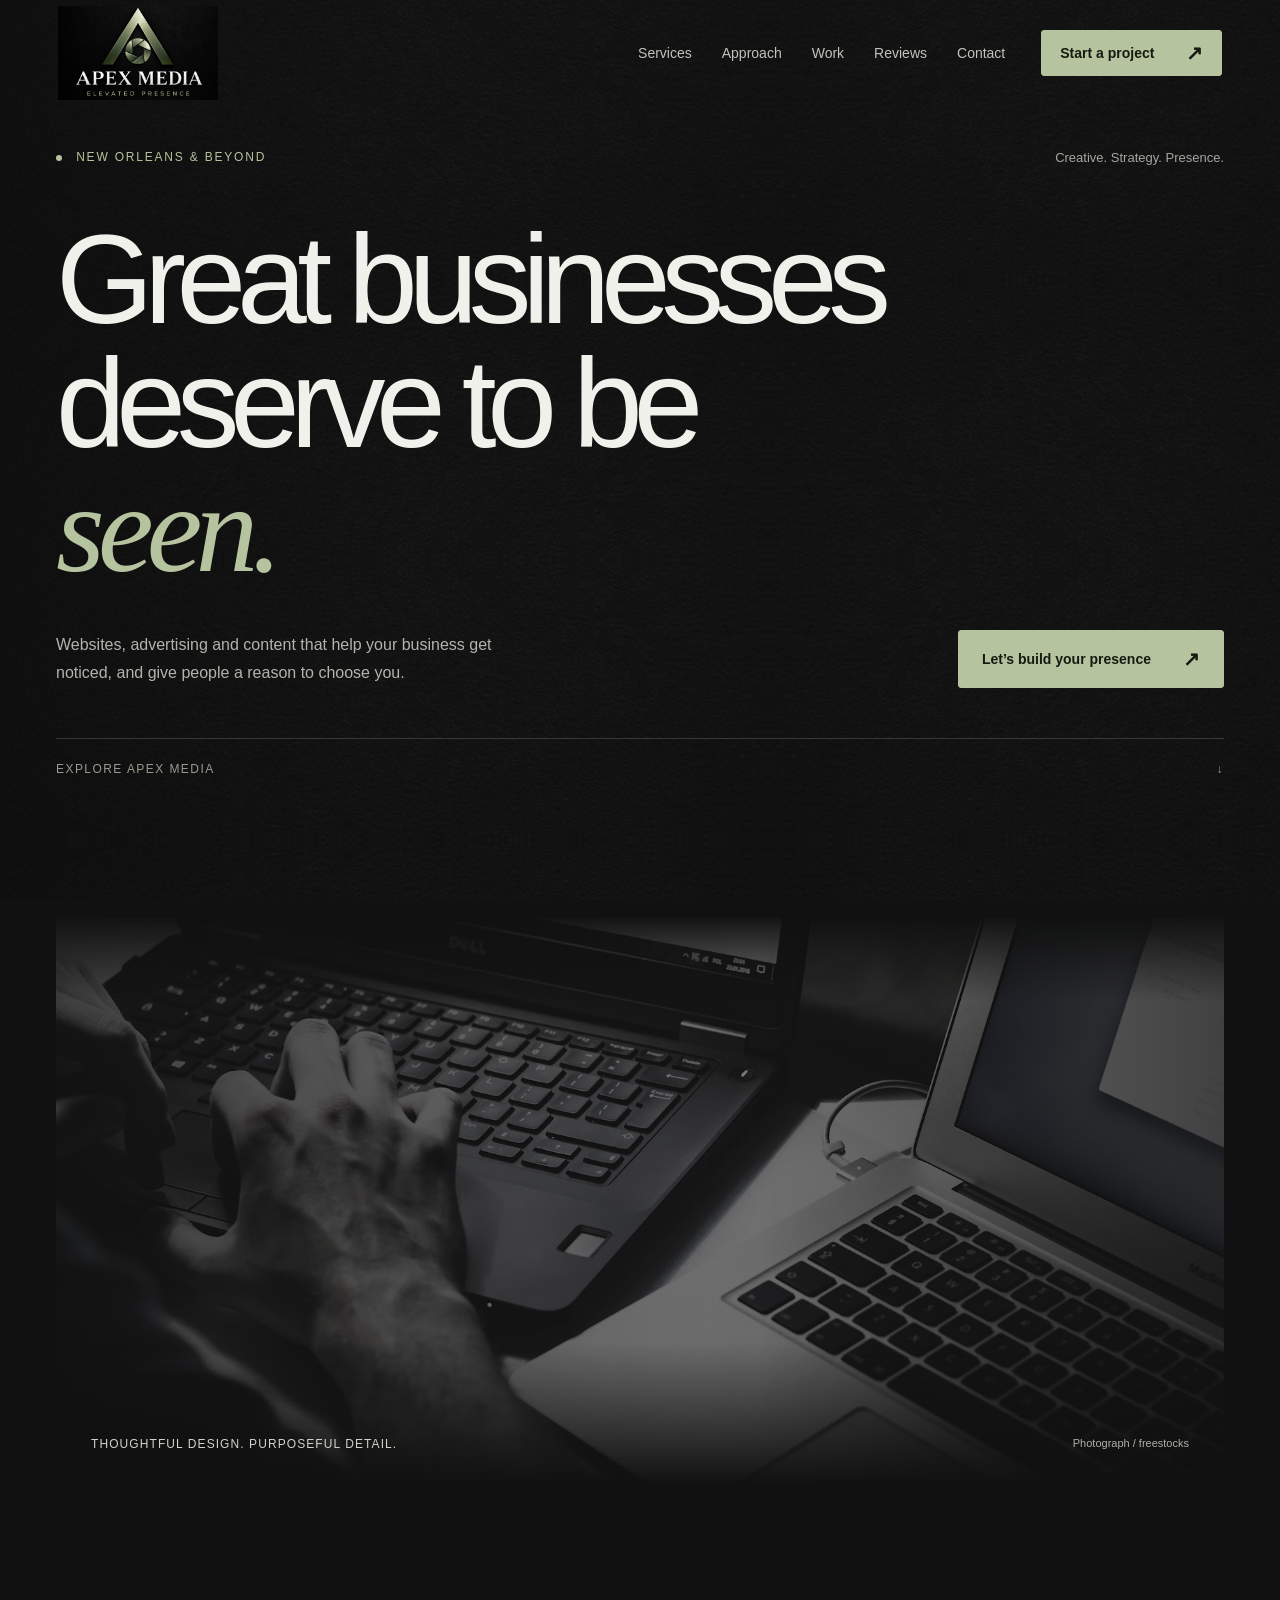
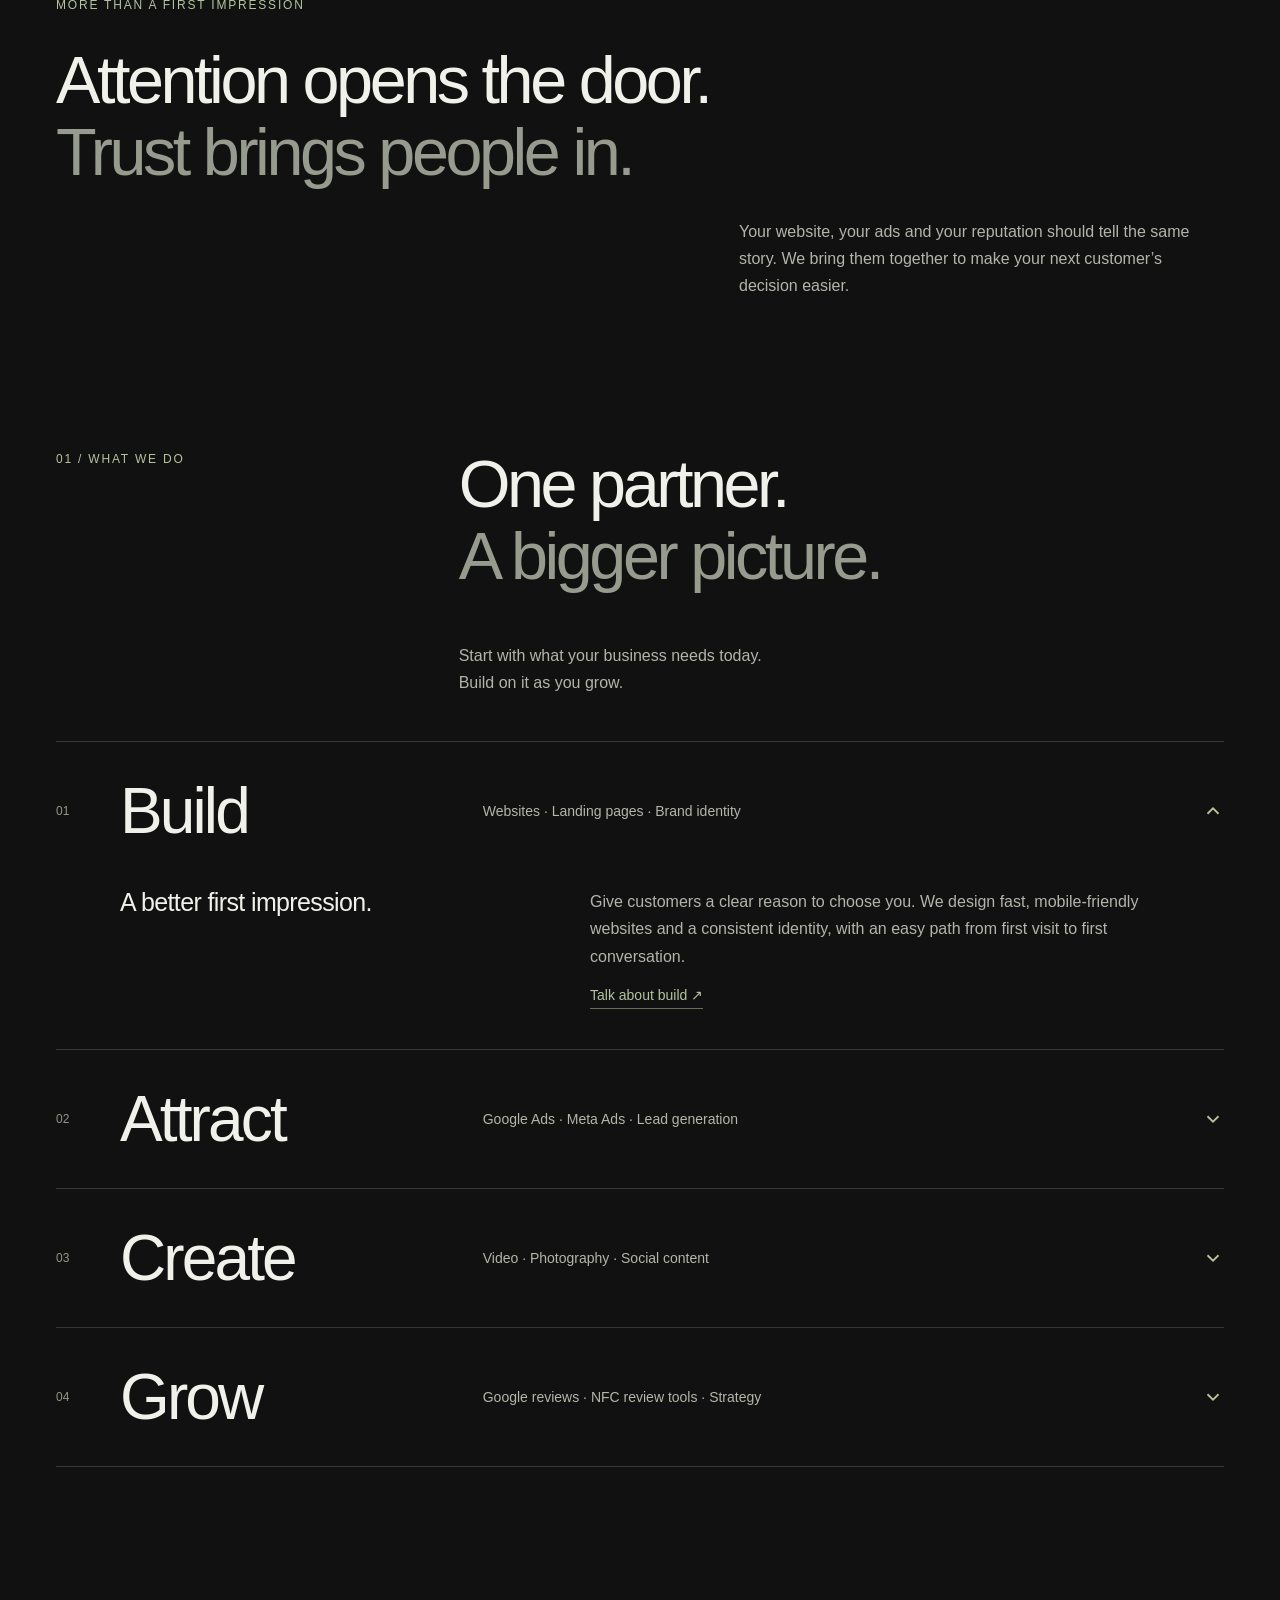
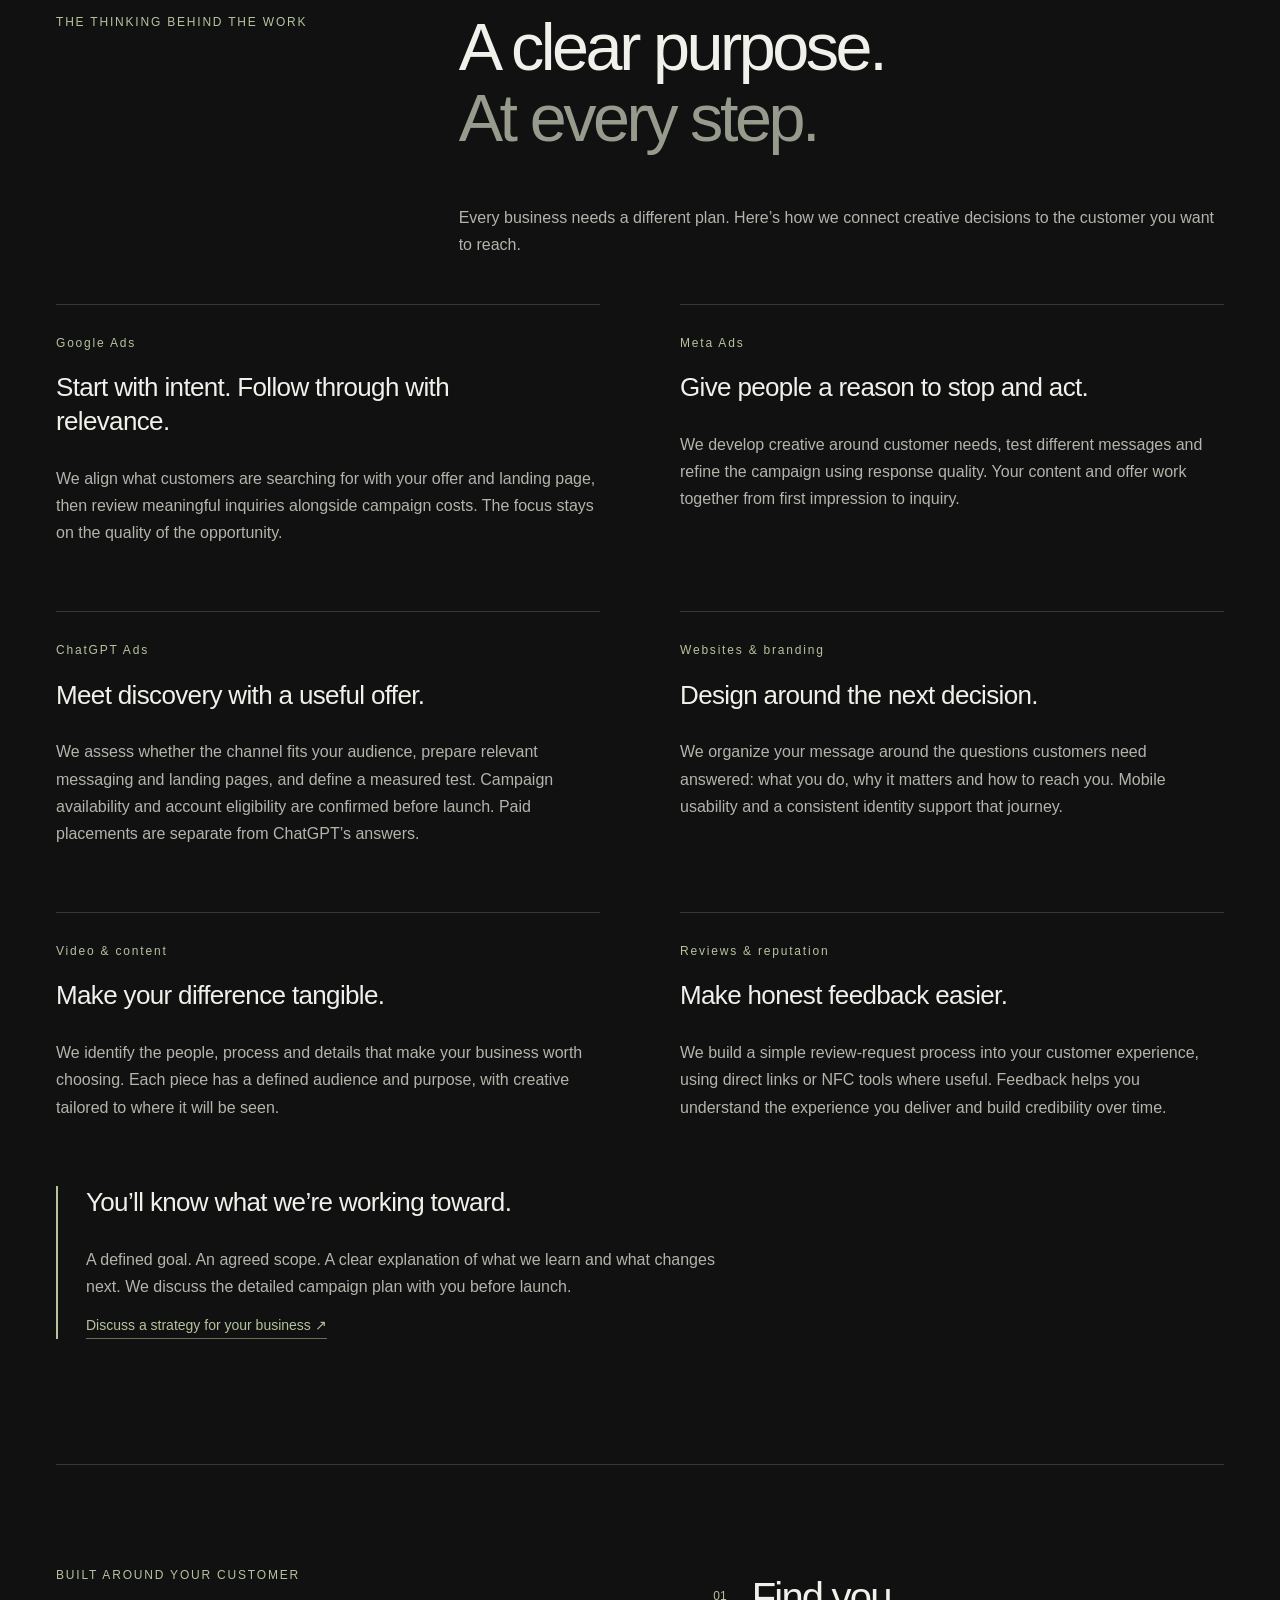
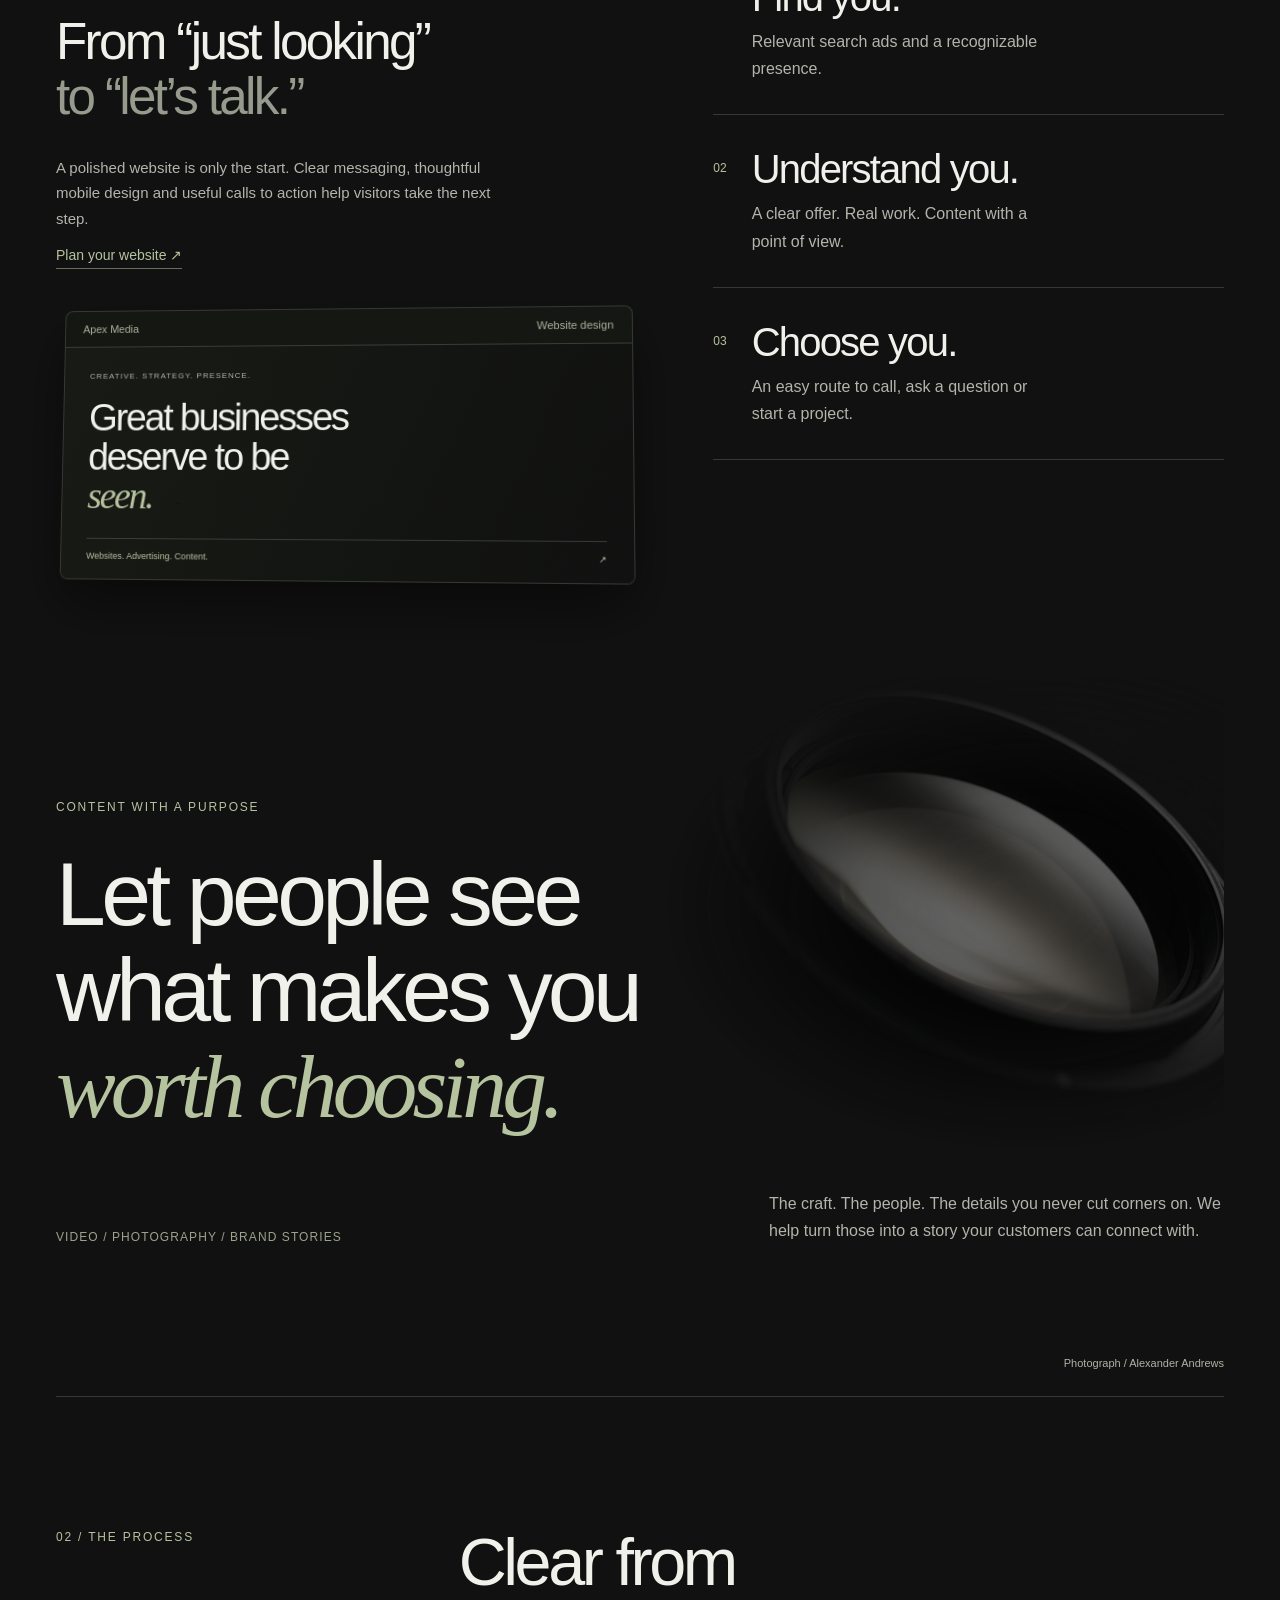
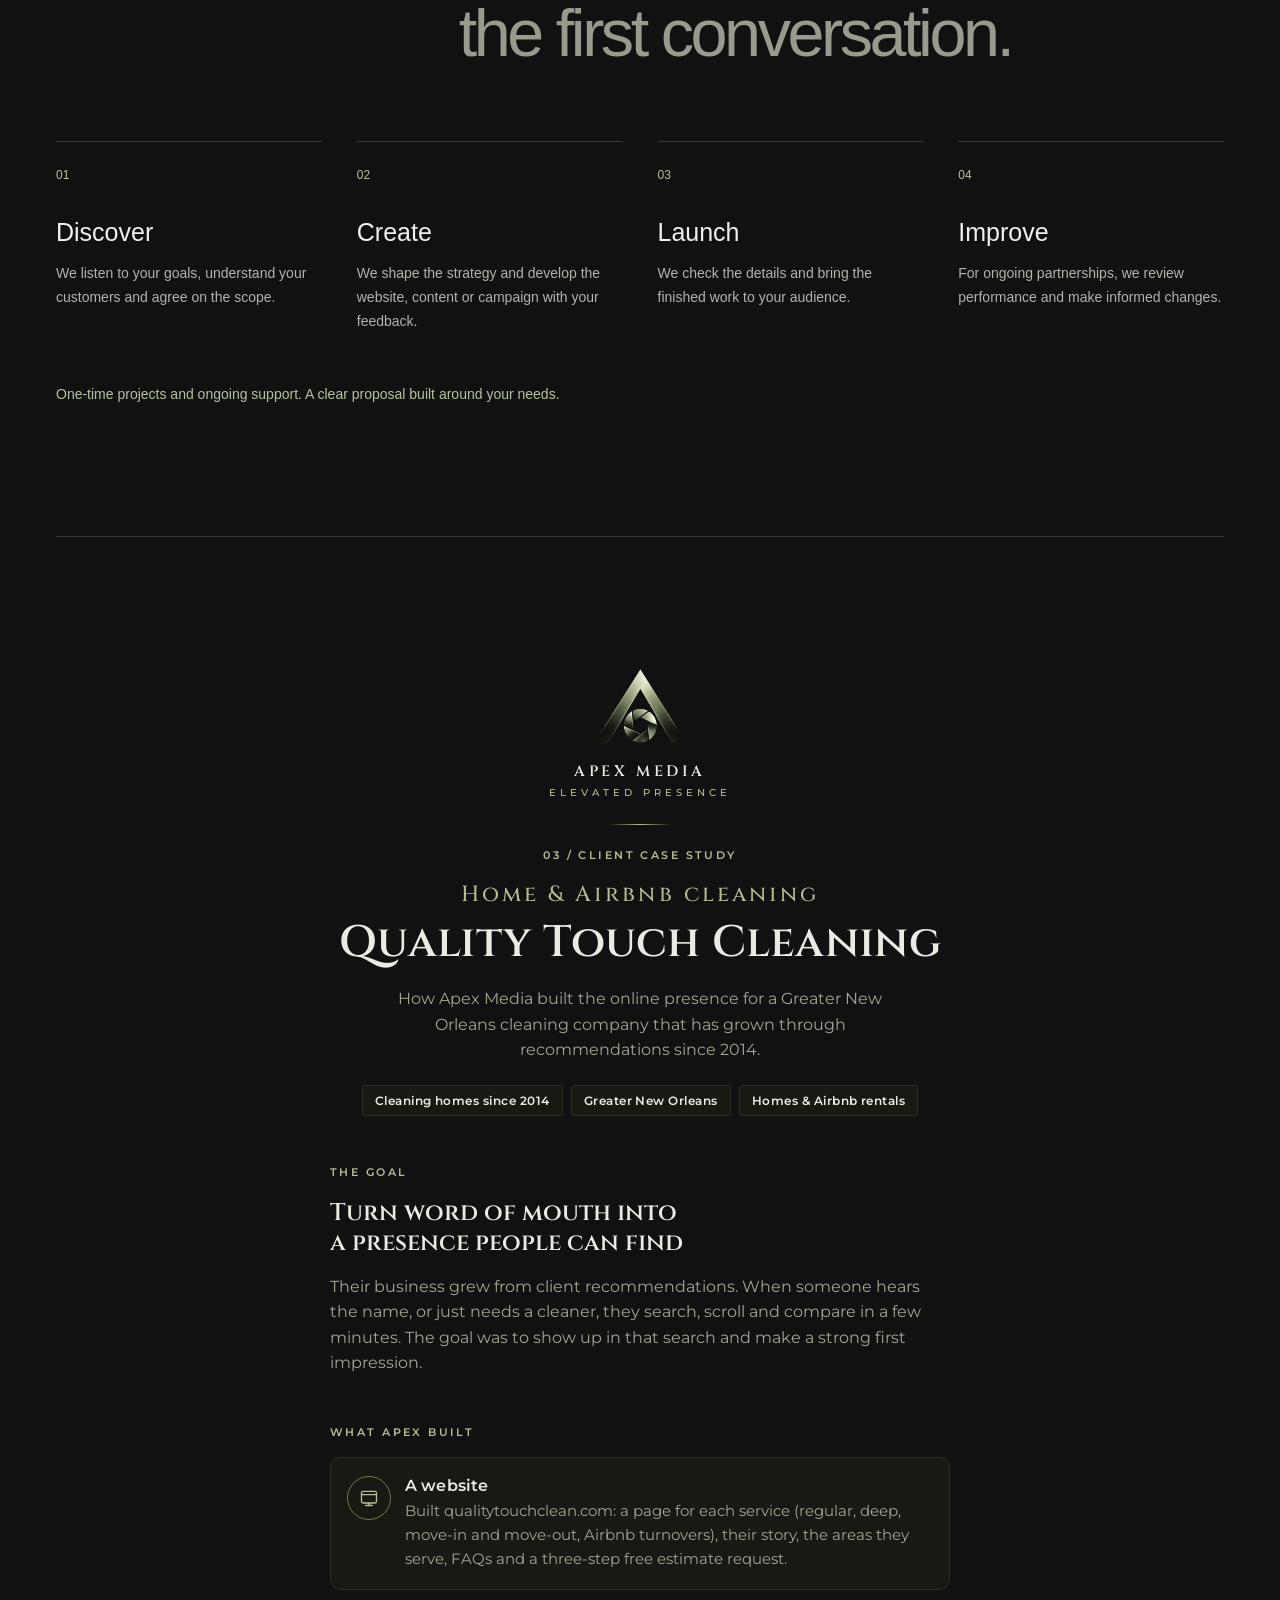
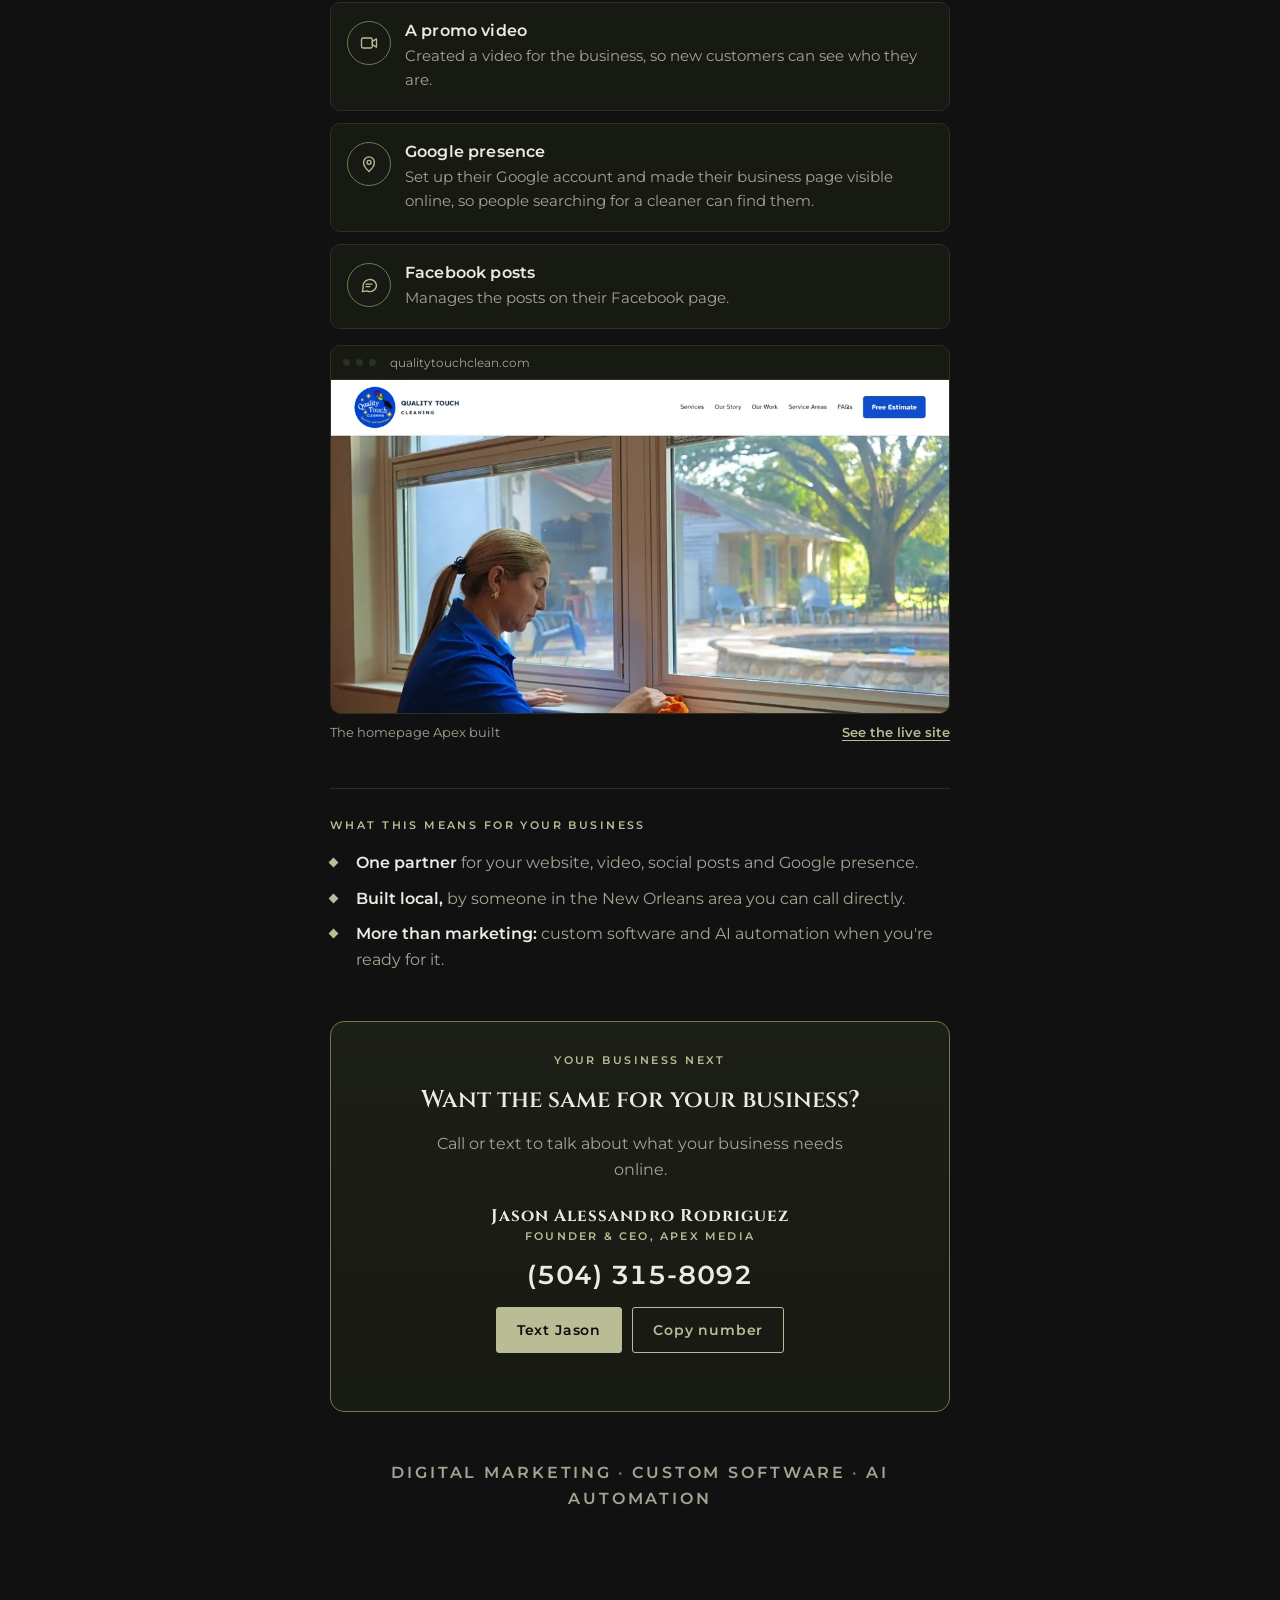
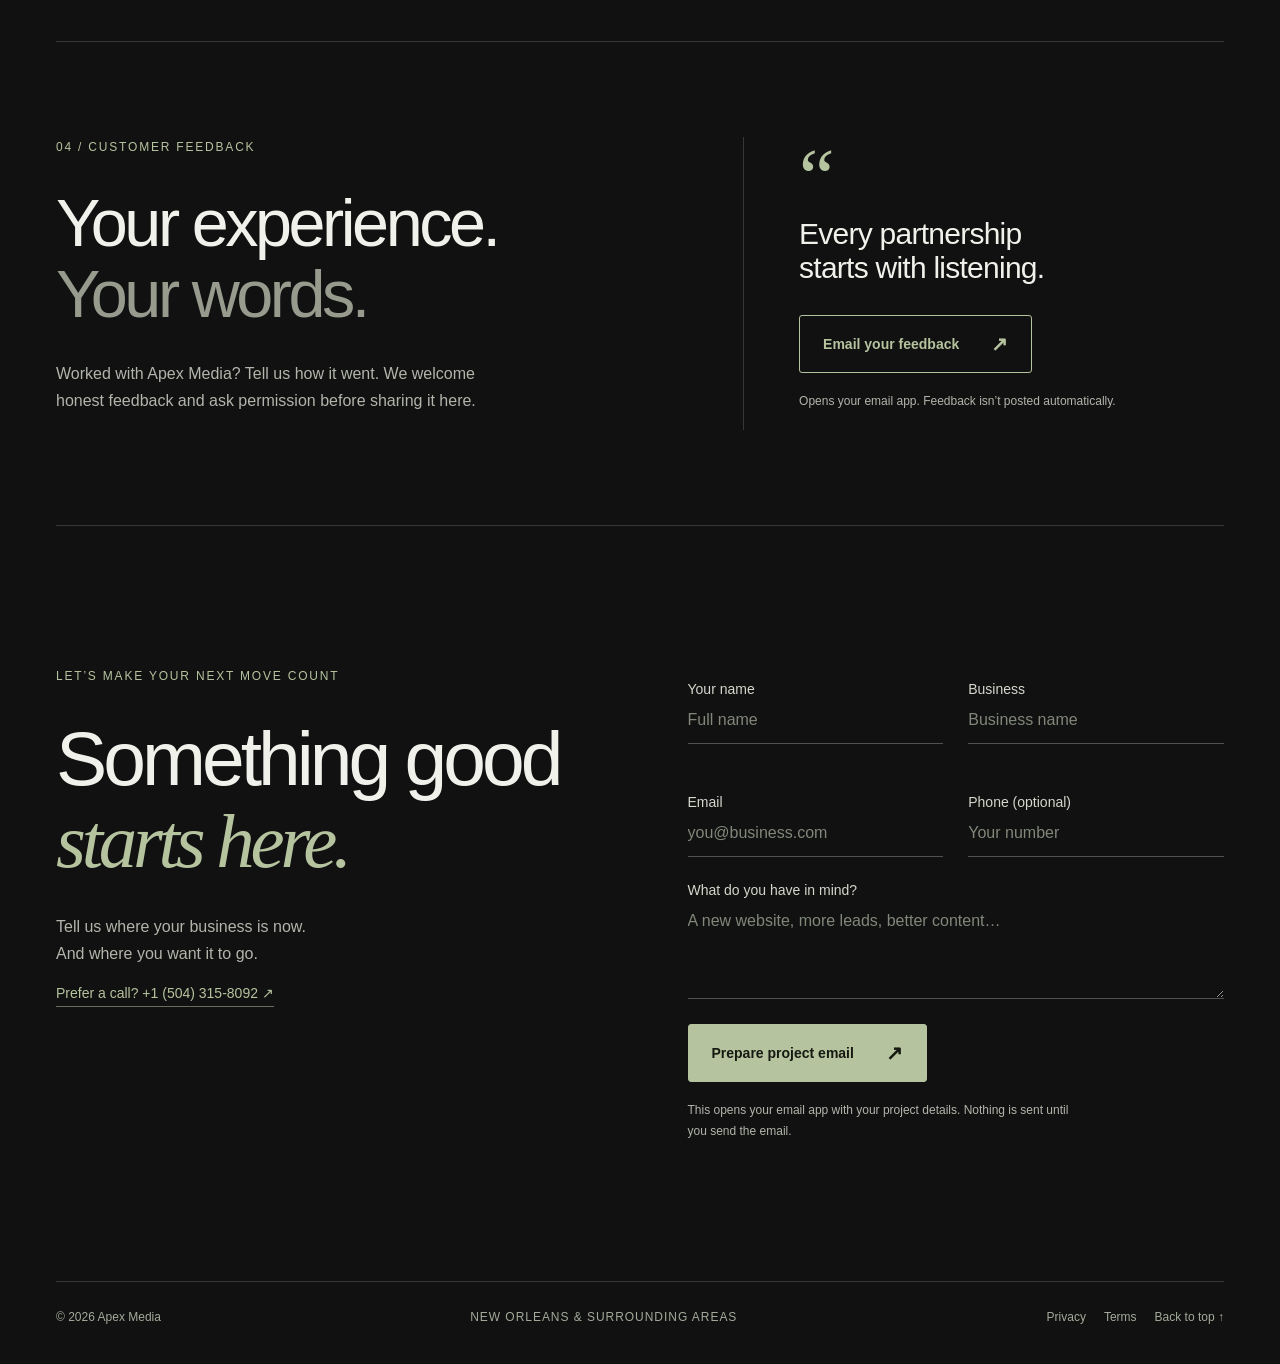
<file: index.html>
<!doctype html>
<html lang="en">
<head>
<meta charset="utf-8">
<meta name="viewport" content="width=device-width,initial-scale=1">
<title>Apex Media | Websites, Advertising &amp; Content</title>
<meta name="description" content="Websites, Google Ads, Meta advertising, video and review campaigns for businesses in New Orleans and beyond.">
<meta name="theme-color" content="#101110">
<meta property="og:type" content="website">
<meta property="og:title" content="Apex Media | Websites, Advertising &amp; Content">
<meta property="og:description" content="Websites, advertising and content that help New Orleans businesses get noticed. See our Quality Touch Cleaning case study.">
<meta property="og:image" content="assets/icon-512.png">
<link rel="icon" href="favicon.ico" sizes="any">
<link rel="icon" type="image/png" sizes="32x32" href="favicon-32.png">
<link rel="apple-touch-icon" href="apple-touch-icon.png">
<link rel="stylesheet" href="assets/site.css">
</head>
<body>
<main id="top">
<div class="texture" aria-hidden="true"></div>
<a class="skip" href="#content">Skip to content</a>

<header class="header">
  <a class="brand" href="#top" aria-label="Apex Media home"><img src="assets/apex-media-logo.webp" alt="Apex Media, Elevated Presence" width="1024" height="1536"></a>
  <nav class="navigation" id="nav" aria-label="Main navigation">
    <a href="#services">Services</a>
    <a href="#approach">Approach</a>
    <a href="#work">Work</a>
    <a href="#reviews">Reviews</a>
    <a href="#contact">Contact</a>
  </nav>
  <a class="button small" href="#contact">Start a project <span>↗</span></a>
  <button class="menu" type="button" aria-expanded="false" aria-controls="nav" aria-label="Open menu">Menu</button>
</header>

<section class="hero wrap" id="content">
  <div class="hero-top"><span class="eyebrow"><i></i> NEW ORLEANS &amp; BEYOND</span><span class="hero-caption">Creative. Strategy. Presence.</span></div>
  <h1>Great businesses<br>deserve to be<br><em>seen.</em></h1>
  <div class="hero-bottom">
    <p>Websites, advertising and content that help your business get noticed, and give people a reason to choose you.</p>
    <a class="button" href="#contact">Let’s build your presence <span>↗</span></a>
  </div>
  <a class="scroll" href="#services">EXPLORE APEX MEDIA <span>↓</span></a>
</section>

<figure class="editorial-scene wrap">
  <div class="editorial-mask"><img src="assets/editorial/creative-work.jpg" alt="Close-up of hands working at a laptop" width="1742" height="1161" loading="lazy" decoding="async"></div>
  <figcaption><span>THOUGHTFUL DESIGN. PURPOSEFUL DETAIL.</span><a href="https://unsplash.com/photos/person-using-black-laptop-computer-I_pOqP6kCOI" target="_blank" rel="noopener noreferrer">Photograph / freestocks</a></figcaption>
</figure>

<section class="intro wrap">
  <p class="eyebrow">MORE THAN A FIRST IMPRESSION</p>
  <h2>Attention opens the door.<br><span>Trust brings people in.</span></h2>
  <p class="intro-text">Your website, your ads and your reputation should tell the same story. We bring them together to make your next customer’s decision easier.</p>
</section>

<section class="services wrap" id="services">
  <div class="section-heading">
    <p class="eyebrow">01 / WHAT WE DO</p>
    <h2>One partner.<br><span>A bigger picture.</span></h2>
    <p>Start with what your business needs today.<br>Build on it as you grow.</p>
  </div>
  <div class="service-list">
    <details class="service-item" open>
      <summary class="service-trigger"><span class="service-index">01</span><span class="service-name">Build</span><span class="service-tags">Websites · Landing pages · Brand identity</span><svg class="chev" viewBox="0 0 24 24" fill="none" stroke="currentColor" stroke-width="2" aria-hidden="true"><path d="m6 9 6 6 6-6"/></svg></summary>
      <div class="service-body"><h3>A better first impression.</h3><div><p>Give customers a clear reason to choose you. We design fast, mobile-friendly websites and a consistent identity, with an easy path from first visit to first conversation.</p><a href="#contact" class="inline-link">Talk about build <span>↗</span></a></div></div>
    </details>
    <details class="service-item">
      <summary class="service-trigger"><span class="service-index">02</span><span class="service-name">Attract</span><span class="service-tags">Google Ads · Meta Ads · Lead generation</span><svg class="chev" viewBox="0 0 24 24" fill="none" stroke="currentColor" stroke-width="2" aria-hidden="true"><path d="m6 9 6 6 6-6"/></svg></summary>
      <div class="service-body"><h3>Be there when it matters.</h3><div><p>Reach people searching for your services and introduce your business to new audiences. We connect campaign strategy, creative, landing pages and conversion tracking so you can understand what your budget is doing.</p><a href="#contact" class="inline-link">Talk about attract <span>↗</span></a></div></div>
    </details>
    <details class="service-item">
      <summary class="service-trigger"><span class="service-index">03</span><span class="service-name">Create</span><span class="service-tags">Video · Photography · Social content</span><svg class="chev" viewBox="0 0 24 24" fill="none" stroke="currentColor" stroke-width="2" aria-hidden="true"><path d="m6 9 6 6 6-6"/></svg></summary>
      <div class="service-body"><h3>Show the care behind your work.</h3><div><p>Turn the details that make your business different into content people remember. From short-form video to photography and ad creative, every piece starts with your story and a clear purpose. ChatGPT-assisted research and writing help us explore creative ideas, with human review throughout.</p><a href="#contact" class="inline-link">Talk about create <span>↗</span></a></div></div>
    </details>
    <details class="service-item">
      <summary class="service-trigger"><span class="service-index">04</span><span class="service-name">Grow</span><span class="service-tags">Google reviews · NFC review tools · Strategy</span><svg class="chev" viewBox="0 0 24 24" fill="none" stroke="currentColor" stroke-width="2" aria-hidden="true"><path d="m6 9 6 6 6-6"/></svg></summary>
      <div class="service-body"><h3>Give trust somewhere to go.</h3><div><p>Make honest customer feedback easier to share with review links and tap-to-review tools. Pair that reputation with ongoing campaign improvements and a plan for what comes next.</p><a href="#contact" class="inline-link">Talk about grow <span>↗</span></a></div></div>
    </details>
  </div>
</section>

<section class="strategy wrap" id="strategy">
  <div class="section-heading">
    <p class="eyebrow">THE THINKING BEHIND THE WORK</p>
    <h2>A clear purpose.<br><span>At every step.</span></h2>
    <p>Every business needs a different plan. Here’s how we connect creative decisions to the customer you want to reach.</p>
  </div>
  <div class="strategy-grid">
    <article><p class="eyebrow">Google Ads</p><h3>Start with intent. Follow through with relevance.</h3><p>We align what customers are searching for with your offer and landing page, then review meaningful inquiries alongside campaign costs. The focus stays on the quality of the opportunity.</p></article>
    <article><p class="eyebrow">Meta Ads</p><h3>Give people a reason to stop and act.</h3><p>We develop creative around customer needs, test different messages and refine the campaign using response quality. Your content and offer work together from first impression to inquiry.</p></article>
    <article><p class="eyebrow">ChatGPT Ads</p><h3>Meet discovery with a useful offer.</h3><p>We assess whether the channel fits your audience, prepare relevant messaging and landing pages, and define a measured test. Campaign availability and account eligibility are confirmed before launch. Paid placements are separate from ChatGPT’s answers.</p></article>
    <article><p class="eyebrow">Websites &amp; branding</p><h3>Design around the next decision.</h3><p>We organize your message around the questions customers need answered: what you do, why it matters and how to reach you. Mobile usability and a consistent identity support that journey.</p></article>
    <article><p class="eyebrow">Video &amp; content</p><h3>Make your difference tangible.</h3><p>We identify the people, process and details that make your business worth choosing. Each piece has a defined audience and purpose, with creative tailored to where it will be seen.</p></article>
    <article><p class="eyebrow">Reviews &amp; reputation</p><h3>Make honest feedback easier.</h3><p>We build a simple review-request process into your customer experience, using direct links or NFC tools where useful. Feedback helps you understand the experience you deliver and build credibility over time.</p></article>
  </div>
  <div class="strategy-close">
    <h3>You’ll know what we’re working toward.</h3>
    <p>A defined goal. An agreed scope. A clear explanation of what we learn and what changes next. We discuss the detailed campaign plan with you before launch.</p>
    <a class="inline-link" href="#contact">Discuss a strategy for your business ↗</a>
  </div>
</section>

<section class="feature wrap">
  <div class="feature-sticky">
    <p class="eyebrow">BUILT AROUND YOUR CUSTOMER</p>
    <h2>From “just looking”<br><span>to “let’s talk.”</span></h2>
    <p>A polished website is only the start. Clear messaging, thoughtful mobile design and useful calls to action help visitors take the next step.</p>
    <a class="inline-link" href="#contact">Plan your website ↗</a>
    <div class="site-study" aria-label="Apex Media website presentation">
      <div class="study-perspective"><div class="study-bar"><span>Apex Media</span><span>Website design</span></div><div class="study-screen"><p class="study-kicker">CREATIVE. STRATEGY. PRESENCE.</p><p class="study-title">Great businesses<br>deserve to be<br><em>seen.</em></p><div class="study-foot"><span>Websites. Advertising. Content.</span><span>↗</span></div></div></div>
    </div>
  </div>
  <ol class="journey">
    <li><span>01</span><div><h3>Find you.</h3><p>Relevant search ads and a recognizable presence.</p></div></li>
    <li><span>02</span><div><h3>Understand you.</h3><p>A clear offer. Real work. Content with a point of view.</p></div></li>
    <li><span>03</span><div><h3>Choose you.</h3><p>An easy route to call, ask a question or start a project.</p></div></li>
  </ol>
</section>

<section class="manifesto wrap">
  <figure class="lens-visual"><img src="assets/editorial/lens-detail.jpg" alt="Fine detail of a photographic lens emerging from shadow" width="1600" height="1067" loading="lazy" decoding="async"></figure>
  <p class="eyebrow">CONTENT WITH A PURPOSE</p>
  <h2>Let people see<br>what makes you<br><em>worth choosing.</em></h2>
  <div class="manifesto-bottom"><span>VIDEO / PHOTOGRAPHY / BRAND STORIES</span><p>The craft. The people. The details you never cut corners on. We help turn those into a story your customers can connect with.</p></div>
  <p class="image-credit"><a href="https://unsplash.com/photos/a-close-up-of-a-camera-lens-on-a-black-background-fb7pmlbc-Xg" target="_blank" rel="noopener noreferrer">Photograph / Alexander Andrews</a></p>
</section>

<section id="approach" class="approach wrap">
  <div class="section-heading"><p class="eyebrow">02 / THE PROCESS</p><h2>Clear from<br><span>the first conversation.</span></h2></div>
  <div class="process">
    <article><span>01</span><h3>Discover</h3><p>We listen to your goals, understand your customers and agree on the scope.</p></article>
    <article><span>02</span><h3>Create</h3><p>We shape the strategy and develop the website, content or campaign with your feedback.</p></article>
    <article><span>03</span><h3>Launch</h3><p>We check the details and bring the finished work to your audience.</p></article>
    <article><span>04</span><h3>Improve</h3><p>For ongoing partnerships, we review performance and make informed changes.</p></article>
  </div>
  <p class="scope-note">One-time projects and ongoing support. A clear proposal built around your needs.</p>
</section>

<section id="work" class="case wrap" aria-labelledby="case-title">
  <div class="case-inner">
    <header class="cs-hero">
      <img class="cs-mark" src="assets/apex-mark.webp" alt="" width="360" height="297" loading="lazy">
      <p class="cs-brand">APEX MEDIA<small>ELEVATED PRESENCE</small></p>
      <hr class="cs-rule">
      <p class="cs-label">03 / Client case study</p>
      <h3 class="cs-title" id="case-title"><span>Home &amp; Airbnb cleaning</span>Quality Touch Cleaning</h3>
      <p class="cs-lede">How Apex Media built the online presence for a Greater New Orleans cleaning company that has grown through recommendations since 2014.</p>
      <ul class="cs-facts" aria-label="About the client">
        <li>Cleaning homes since 2014</li>
        <li>Greater New Orleans</li>
        <li>Homes &amp; Airbnb rentals</li>
      </ul>
    </header>

    <div class="cs-block">
      <p class="cs-label">The goal</p>
      <h4 class="cs-h">Turn word of mouth into a presence people can find</h4>
      <p>Their business grew from client recommendations. When someone hears the name, or just needs a cleaner, they search, scroll and compare in a few minutes. The goal was to show up in that search and make a strong first impression.</p>
    </div>

    <div class="cs-block">
      <p class="cs-label">What Apex built</p>
      <ul class="cs-builds">
        <li class="cs-build">
          <span class="cs-icon" aria-hidden="true"><svg viewBox="0 0 24 24" fill="none" stroke="currentColor" stroke-width="1.6" stroke-linecap="round" stroke-linejoin="round"><rect x="3" y="4" width="18" height="14" rx="2"/><path d="M3 8h18M8 21h8M12 18v3"/></svg></span>
          <div><h4>A website</h4><p>Built qualitytouchclean.com: a page for each service (regular, deep, move-in and move-out, Airbnb turnovers), their story, the areas they serve, FAQs and a three-step free estimate request.</p></div>
        </li>
        <li class="cs-build">
          <span class="cs-icon" aria-hidden="true"><svg viewBox="0 0 24 24" fill="none" stroke="currentColor" stroke-width="1.6" stroke-linecap="round" stroke-linejoin="round"><rect x="3" y="6" width="13" height="12" rx="2"/><path d="M16 10l5-3v10l-5-3z"/></svg></span>
          <div><h4>A promo video</h4><p>Created a video for the business, so new customers can see who they are.</p></div>
        </li>
        <li class="cs-build">
          <span class="cs-icon" aria-hidden="true"><svg viewBox="0 0 24 24" fill="none" stroke="currentColor" stroke-width="1.6" stroke-linecap="round" stroke-linejoin="round"><path d="M12 21s-6.5-5.6-6.5-11a6.5 6.5 0 0 1 13 0c0 5.4-6.5 11-6.5 11z"/><circle cx="12" cy="10" r="2.4"/></svg></span>
          <div><h4>Google presence</h4><p>Set up their Google account and made their business page visible online, so people searching for a cleaner can find them.</p></div>
        </li>
        <li class="cs-build">
          <span class="cs-icon" aria-hidden="true"><svg viewBox="0 0 24 24" fill="none" stroke="currentColor" stroke-width="1.6" stroke-linecap="round" stroke-linejoin="round"><path d="M21 12a8 8 0 0 1-11.6 7.1L4 20l1-4.9A8 8 0 1 1 21 12z"/><path d="M8.5 11h7M8.5 14h4.5"/></svg></span>
          <div><h4>Facebook posts</h4><p>Manages the posts on their Facebook page.</p></div>
        </li>
      </ul>
      <figure class="cs-shot">
        <div class="cs-frame">
          <div class="bar"><i></i><i></i><i></i><span>qualitytouchclean.com</span></div>
          <img src="assets/qtc-homepage.webp" alt="The Quality Touch Cleaning homepage built by Apex Media: logo, menu with a Free Estimate button, and a photo of a team member cleaning a windowsill" width="960" height="516" loading="lazy">
        </div>
        <figcaption><span>The homepage Apex built</span><a href="https://qualitytouchclean.com" target="_blank" rel="noopener">See the live site</a></figcaption>
      </figure>
    </div>

    <div class="cs-block cs-why">
      <p class="cs-label">What this means for your business</p>
      <ul>
        <li><span><strong>One partner</strong> for your website, video, social posts and Google presence.</span></li>
        <li><span><strong>Built local,</strong> by someone in the New Orleans area you can call directly.</span></li>
        <li><span><strong>More than marketing:</strong> custom software and AI automation when you're ready for it.</span></li>
      </ul>
    </div>

    <div class="cs-block cs-cta" aria-labelledby="cta-title">
      <p class="cs-label">Your business next</p>
      <h4 class="cs-h" id="cta-title">Want the same for your business?</h4>
      <p>Call or text to talk about what your business needs online.</p>
      <div class="cs-person"><div class="name">Jason Alessandro Rodriguez</div><div class="role">Founder &amp; CEO, Apex Media</div></div>
      <a class="cs-phone" id="cs-phone" href="tel:+15043158092">(504) 315-8092</a>
      <div class="cs-actions">
        <a class="cs-btn" href="sms:+15043158092">Text Jason</a>
        <button class="cs-btn ghost" type="button" id="cs-copy">Copy number</button>
      </div>
      <p class="cs-copied" id="cs-copied" aria-live="polite"></p>
    </div>

    <p class="cs-foot">Digital Marketing<span class="dot">·</span>Custom Software<span class="dot">·</span>AI Automation</p>
  </div>
</section>

<section id="reviews" class="reviews wrap">
  <div>
    <p class="eyebrow">04 / CUSTOMER FEEDBACK</p>
    <h2>Your experience.<br><span>Your words.</span></h2>
    <p>Worked with Apex Media? Tell us how it went. We welcome honest feedback and ask permission before sharing it here.</p>
  </div>
  <div class="review-action">
    <span class="quote" aria-hidden="true">“</span>
    <h3>Every partnership<br>starts with listening.</h3>
    <a class="button secondary" id="feedback-link" href="#">Email your feedback <span>↗</span></a>
    <p>Opens your email app. Feedback isn’t posted automatically.</p>
  </div>
</section>

<section id="contact" class="contact wrap">
  <div class="contact-heading">
    <p class="eyebrow">LET’S MAKE YOUR NEXT MOVE COUNT</p>
    <h2>Something good<br><em>starts here.</em></h2>
    <p>Tell us where your business is now.<br>And where you want it to go.</p>
    <a class="inline-link" href="tel:+15043158092">Prefer a call? +1 (504) 315-8092 ↗</a>
  </div>
  <form class="contact-form" id="contact-form">
    <div class="form-grid">
      <label>Your name<input name="Name" autocomplete="name" required placeholder="Full name"></label>
      <label>Business<input name="Business" autocomplete="organization" required placeholder="Business name"></label>
      <label>Email<input name="Email" type="email" autocomplete="email" required placeholder="you@business.com"></label>
      <label>Phone (optional)<input name="Phone" type="tel" autocomplete="tel" placeholder="Your number"></label>
    </div>
    <label>What do you have in mind?<textarea name="Project" rows="4" required placeholder="A new website, more leads, better content…"></textarea></label>
    <button class="button" type="submit">Prepare project email <span>↗</span></button>
    <output class="form-note" id="form-note">This opens your email app with your project details. Nothing is sent until you send the email.</output>
  </form>
</section>

<footer class="wrap">
  <span>© 2026 Apex Media</span>
  <span>NEW ORLEANS &amp; SURROUNDING AREAS</span>
  <span class="footer-links"><a href="privacy.html">Privacy</a><a href="terms.html">Terms</a><a href="#top">Back to top ↑</a></span>
</footer>
</main>
<script src="assets/site.js" defer></script>
</body>
</html>
</file>
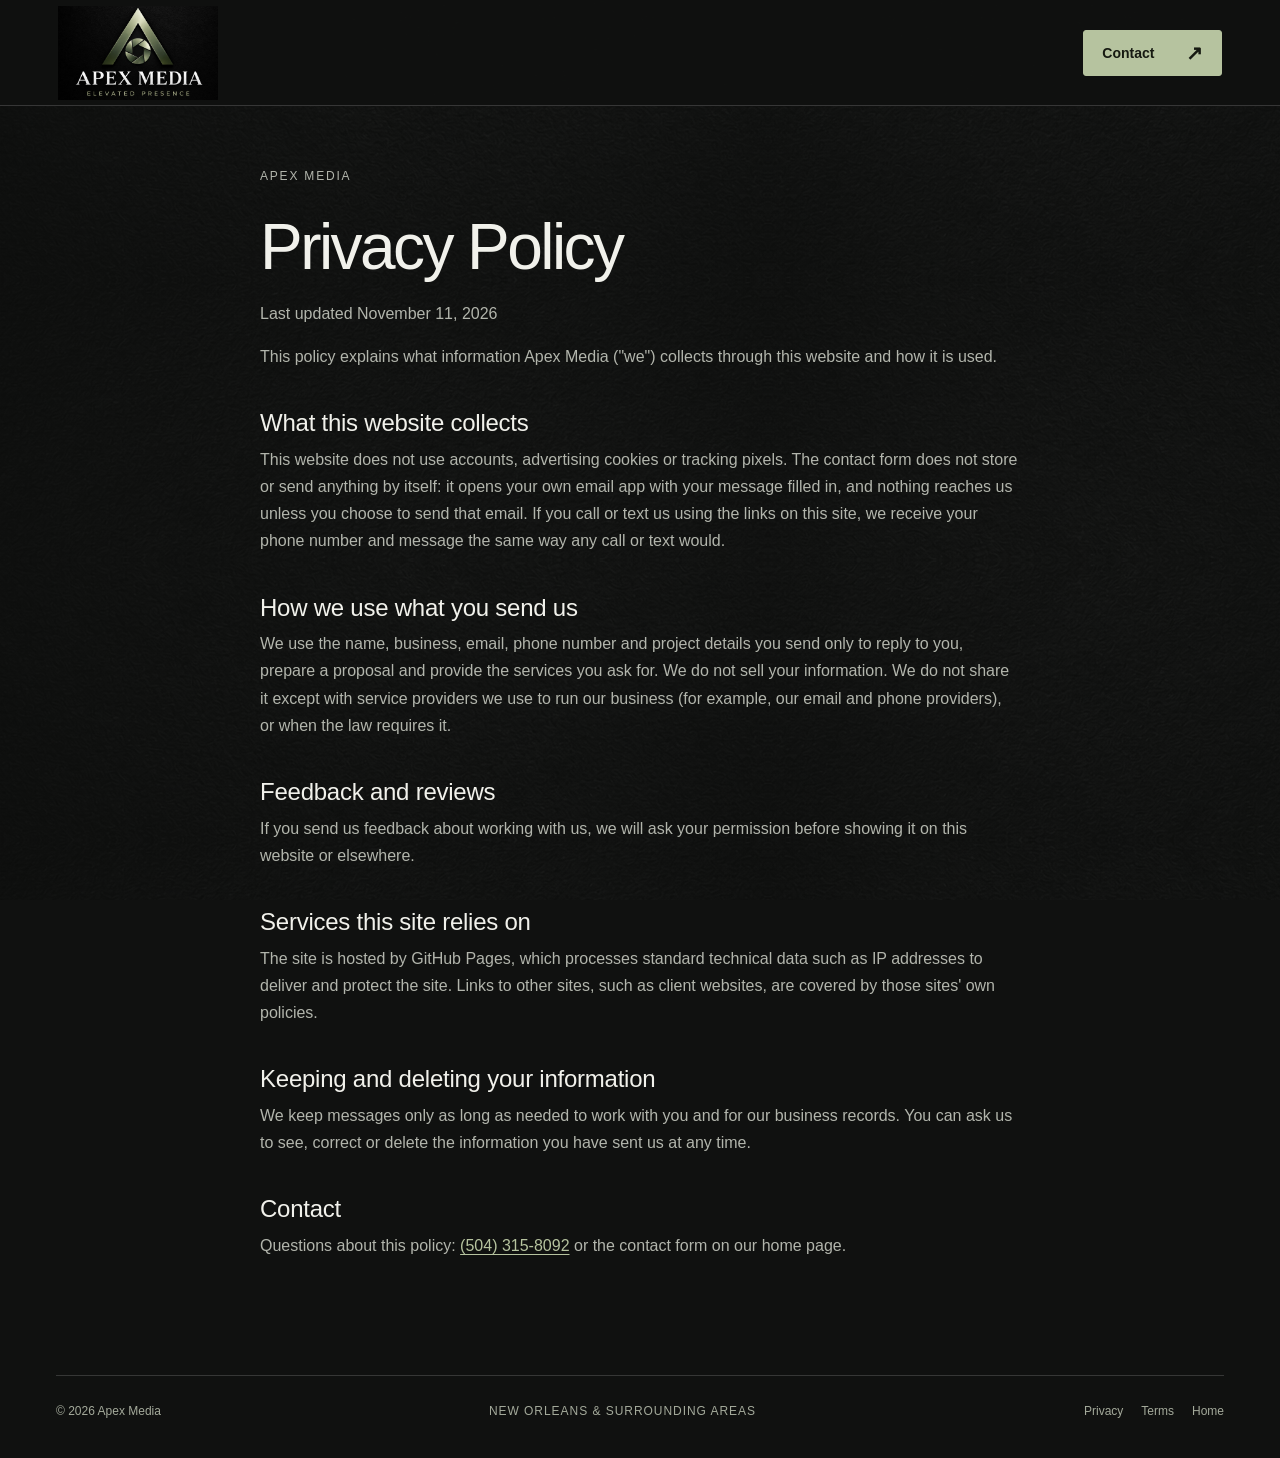
<file: privacy.html>
<!doctype html>
<html lang="en">
<head>
<meta charset="utf-8">
<meta name="viewport" content="width=device-width,initial-scale=1">
<title>Privacy Policy | Apex Media</title>
<link rel="icon" href="favicon.ico" sizes="any">
<link rel="icon" type="image/png" sizes="32x32" href="favicon-32.png">
<link rel="apple-touch-icon" href="apple-touch-icon.png">
<link rel="stylesheet" href="assets/site.css">
</head>
<body>
<main id="top">
<div class="texture" aria-hidden="true"></div>
<header class="header scrolled">
  <a class="brand" href="index.html" aria-label="Apex Media home"><img src="assets/apex-media-logo.webp" alt="Apex Media, Elevated Presence" width="1024" height="1536"></a>
  <a class="button small" href="index.html#contact" style="display:inline-flex">Contact <span>↗</span></a>
</header>
<article class="legal wrap">
<p class="eyebrow">APEX MEDIA</p>
<h1>Privacy Policy</h1>
<p>Last updated November 11, 2026</p>

<p>This policy explains what information Apex Media ("we") collects through this website and how it is used.</p>
<h2>What this website collects</h2>
<p>This website does not use accounts, advertising cookies or tracking pixels. The contact form does not store or send anything by itself: it opens your own email app with your message filled in, and nothing reaches us unless you choose to send that email. If you call or text us using the links on this site, we receive your phone number and message the same way any call or text would.</p>
<h2>How we use what you send us</h2>
<p>We use the name, business, email, phone number and project details you send only to reply to you, prepare a proposal and provide the services you ask for. We do not sell your information. We do not share it except with service providers we use to run our business (for example, our email and phone providers), or when the law requires it.</p>
<h2>Feedback and reviews</h2>
<p>If you send us feedback about working with us, we will ask your permission before showing it on this website or elsewhere.</p>
<h2>Services this site relies on</h2>
<p>The site is hosted by GitHub Pages, which processes standard technical data such as IP addresses to deliver and protect the site. Links to other sites, such as client websites, are covered by those sites' own policies.</p>
<h2>Keeping and deleting your information</h2>
<p>We keep messages only as long as needed to work with you and for our business records. You can ask us to see, correct or delete the information you have sent us at any time.</p>
<h2>Contact</h2>
<p>Questions about this policy: <a href="tel:+15043158092">(504) 315-8092</a> or the contact form on our home page.</p>

</article>
<footer class="wrap"><span>© 2026 Apex Media</span><span>NEW ORLEANS &amp; SURROUNDING AREAS</span><span class="footer-links"><a href="privacy.html">Privacy</a><a href="terms.html">Terms</a><a href="index.html">Home</a></span></footer>
</main>
</body>
</html>
</file>
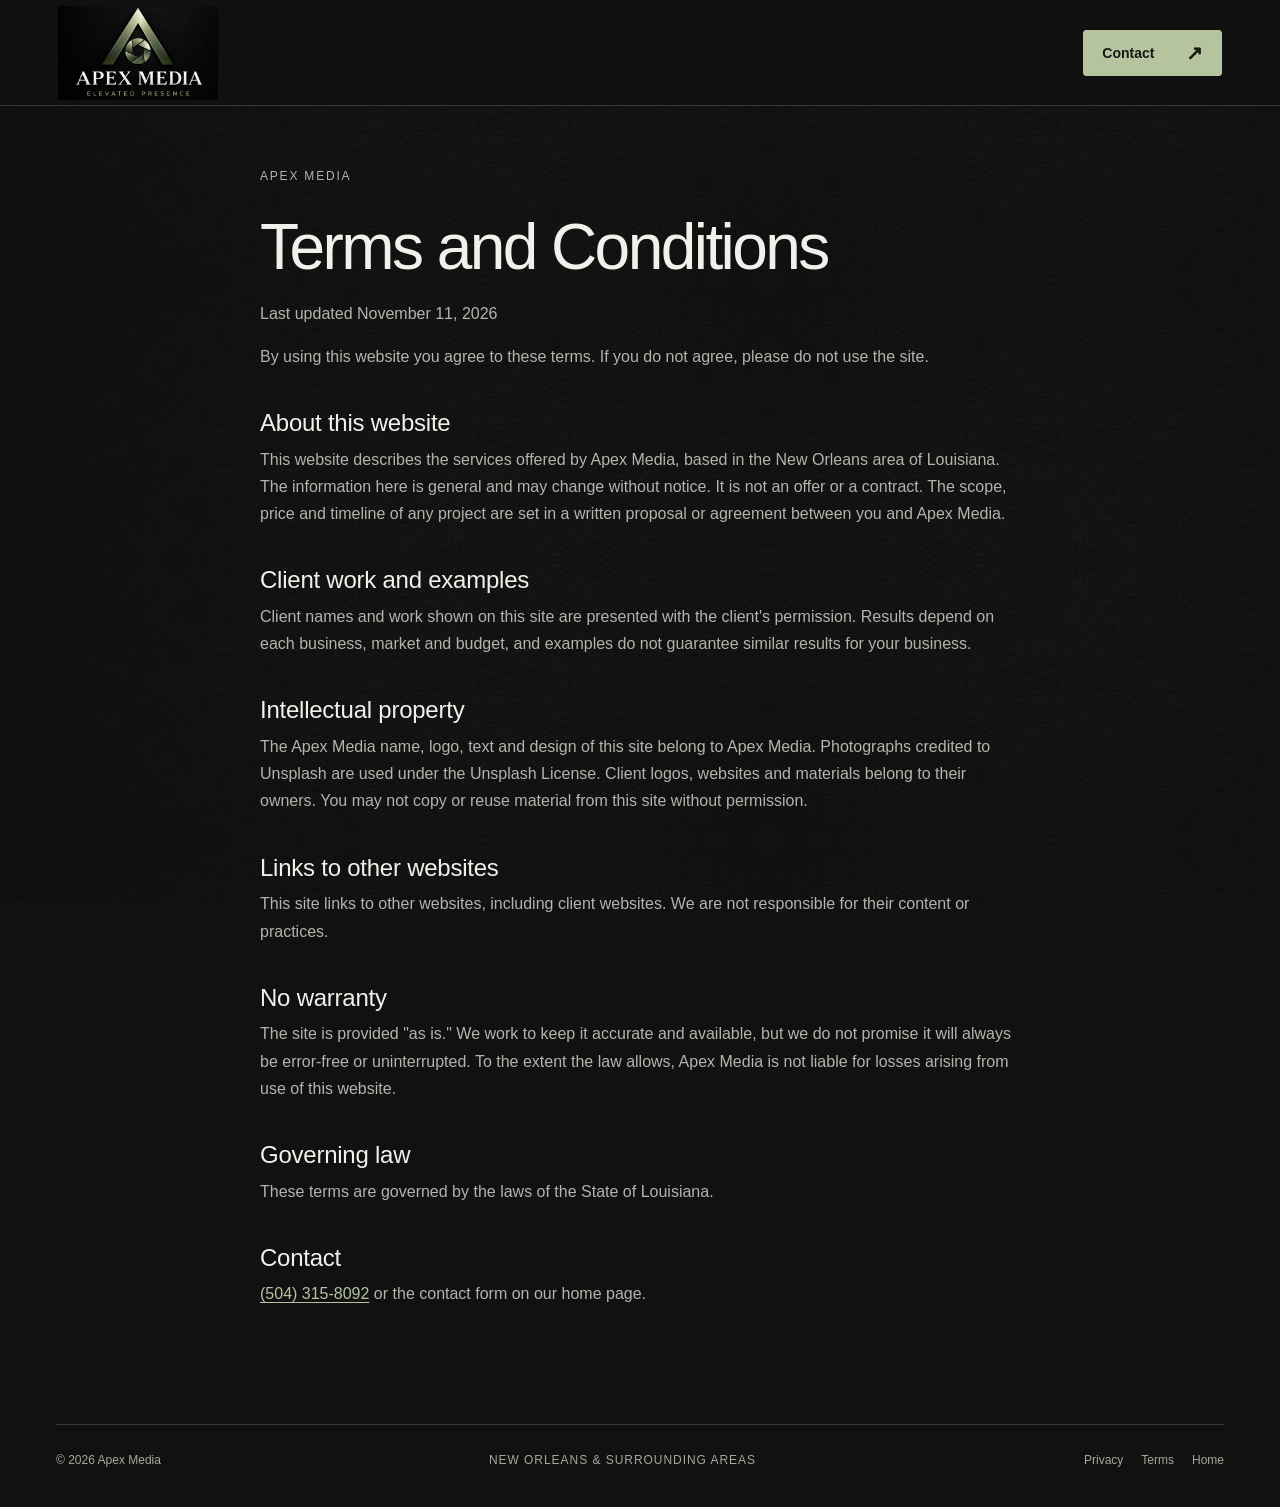
<file: terms.html>
<!doctype html>
<html lang="en">
<head>
<meta charset="utf-8">
<meta name="viewport" content="width=device-width,initial-scale=1">
<title>Terms and Conditions | Apex Media</title>
<link rel="icon" href="favicon.ico" sizes="any">
<link rel="icon" type="image/png" sizes="32x32" href="favicon-32.png">
<link rel="apple-touch-icon" href="apple-touch-icon.png">
<link rel="stylesheet" href="assets/site.css">
</head>
<body>
<main id="top">
<div class="texture" aria-hidden="true"></div>
<header class="header scrolled">
  <a class="brand" href="index.html" aria-label="Apex Media home"><img src="assets/apex-media-logo.webp" alt="Apex Media, Elevated Presence" width="1024" height="1536"></a>
  <a class="button small" href="index.html#contact" style="display:inline-flex">Contact <span>↗</span></a>
</header>
<article class="legal wrap">
<p class="eyebrow">APEX MEDIA</p>
<h1>Terms and Conditions</h1>
<p>Last updated November 11, 2026</p>

<p>By using this website you agree to these terms. If you do not agree, please do not use the site.</p>
<h2>About this website</h2>
<p>This website describes the services offered by Apex Media, based in the New Orleans area of Louisiana. The information here is general and may change without notice. It is not an offer or a contract. The scope, price and timeline of any project are set in a written proposal or agreement between you and Apex Media.</p>
<h2>Client work and examples</h2>
<p>Client names and work shown on this site are presented with the client's permission. Results depend on each business, market and budget, and examples do not guarantee similar results for your business.</p>
<h2>Intellectual property</h2>
<p>The Apex Media name, logo, text and design of this site belong to Apex Media. Photographs credited to Unsplash are used under the Unsplash License. Client logos, websites and materials belong to their owners. You may not copy or reuse material from this site without permission.</p>
<h2>Links to other websites</h2>
<p>This site links to other websites, including client websites. We are not responsible for their content or practices.</p>
<h2>No warranty</h2>
<p>The site is provided "as is." We work to keep it accurate and available, but we do not promise it will always be error-free or uninterrupted. To the extent the law allows, Apex Media is not liable for losses arising from use of this website.</p>
<h2>Governing law</h2>
<p>These terms are governed by the laws of the State of Louisiana.</p>
<h2>Contact</h2>
<p><a href="tel:+15043158092">(504) 315-8092</a> or the contact form on our home page.</p>

</article>
<footer class="wrap"><span>© 2026 Apex Media</span><span>NEW ORLEANS &amp; SURROUNDING AREAS</span><span class="footer-links"><a href="privacy.html">Privacy</a><a href="terms.html">Terms</a><a href="index.html">Home</a></span></footer>
</main>
</body>
</html>
</file>
<file: assets/site.css>
@font-face{font-family:'Cinzel';font-style:normal;font-weight:500;font-display:swap;src:url('fonts/cinzel-latin-500-normal.woff2') format('woff2')}
@font-face{font-family:'Cinzel';font-style:normal;font-weight:600;font-display:swap;src:url('fonts/cinzel-latin-600-normal.woff2') format('woff2')}
@font-face{font-family:'Cinzel';font-style:normal;font-weight:700;font-display:swap;src:url('fonts/cinzel-latin-700-normal.woff2') format('woff2')}
@font-face{font-family:'Montserrat';font-style:normal;font-weight:400;font-display:swap;src:url('fonts/montserrat-latin-400-normal.woff2') format('woff2')}
@font-face{font-family:'Montserrat';font-style:normal;font-weight:500;font-display:swap;src:url('fonts/montserrat-latin-500-normal.woff2') format('woff2')}
@font-face{font-family:'Montserrat';font-style:normal;font-weight:600;font-display:swap;src:url('fonts/montserrat-latin-600-normal.woff2') format('woff2')}
:root{--background:#101110;--foreground:#f1f1eb;--accent:#c0c7a4;--muted:#a5a7a1;--line:#ffffff29;--ring:#c0c7a4;color-scheme:dark}
*{box-sizing:border-box}html{scroll-behavior:smooth;scroll-padding-top:110px}body{margin:0;background:var(--background);color:var(--foreground);font-family:Arial,Helvetica,sans-serif;-webkit-font-smoothing:antialiased}a{color:inherit;text-decoration:none}button,input,textarea{font:inherit}button,a,input,textarea{-webkit-tap-highlight-color:transparent}button{cursor:pointer}::selection{background:#c0c7a4;color:#101110}:focus-visible{outline:2px solid var(--accent);outline-offset:5px}.texture{position:fixed;inset:0;z-index:-1;overflow:hidden;opacity:.42;pointer-events:none}.texture span{display:block;height:300px;background:url('apex-media-logo.webp') center top/1024px 1536px repeat-x}.wrap{width:min(1240px,calc(100% - 112px));margin:auto}.header{height:106px;position:sticky;top:0;z-index:20;display:flex;align-items:center;gap:36px;padding:0 4.5%;border-bottom:1px solid transparent;transition:background .3s,border .3s}.header.scrolled{background:#101110ed;border-color:var(--line);backdrop-filter:blur(16px)}.brand{width:160px;height:86px;display:block;overflow:hidden;margin-right:auto}.brand img{width:160px;height:240px;max-width:none;transform:translateY(-62px)}.navigation{display:flex;gap:30px;font-size:14px}.navigation a{color:#c2c3bc;transition:color .2s}.navigation a:hover{color:white}.button{display:inline-flex;align-items:center;justify-content:space-between;gap:32px;min-height:55px;background:var(--accent);color:#161911;padding:16px 23px;border:1px solid var(--accent);border-radius:3px;font-size:14px;font-weight:600;transition:background .2s,transform .2s}.button:hover{background:#d6ddbe;transform:translateY(-2px)}.button span{font-size:20px}.button.small{min-height:44px;padding:10px 18px}.menu{display:none}.eyebrow{font-size:12px;letter-spacing:.15em;font-weight:500;color:var(--accent);margin:0 0 30px}.eyebrow i{display:inline-block;width:6px;height:6px;background:var(--accent);border-radius:50%;margin-right:9px}.hero{padding-top:44px;min-height:calc(100svh - 106px);padding-bottom:30px}.hero-top{display:flex;justify-content:space-between}.hero-caption{font-size:13px;color:var(--muted)}h1,h2,h3,p{margin-top:0}h1{font-size:clamp(76px,9.8vw,148px);line-height:.99;letter-spacing:-.075em;font-weight:500;margin:24px 0 38px}em{font-family:Georgia,serif;font-weight:400;color:var(--accent);letter-spacing:-.055em}h2{font-size:clamp(42px,5.2vw,76px);line-height:1.07;letter-spacing:-.052em;font-weight:500;margin-bottom:30px}h2 span{color:#969b8e}p{line-height:1.7;font-size:16px;color:#b2b5ac}.hero-bottom{display:flex;justify-content:space-between;align-items:center;gap:40px}.hero-bottom p{max-width:460px;margin:0}.scroll{border-top:1px solid var(--line);display:flex;justify-content:space-between;margin-top:50px;padding-top:23px;color:#979c90;font-size:12px;letter-spacing:.12em}.intro{padding:150px 0}.intro h2{max-width:1000px}.intro-text{max-width:485px;margin-left:auto;margin-bottom:0}.services{padding-bottom:125px}.section-heading{display:grid;grid-template-columns:1fr 2fr;gap:20px}.section-heading .eyebrow{grid-column:1}.section-heading h2{grid-column:2}.section-heading>p:last-child:not(.eyebrow){grid-column:2;margin-bottom:45px}.service-item{border-top:1px solid var(--line)!important;border-bottom:0!important}.service-item:last-child{border-bottom:1px solid var(--line)!important}.service-trigger{padding:32px 0!important;align-items:center!important;border-radius:0!important;text-decoration:none!important;gap:24px}.service-index{font-size:12px;color:#909887;width:40px}.service-name{font-size:clamp(35px,5vw,64px);font-weight:400;letter-spacing:-.045em;width:29%;text-align:left}.service-tags{font-size:14px;font-weight:400;color:#b3b6aa;text-align:left}.service-trigger svg{margin-left:auto;width:22px!important;height:22px!important;color:var(--accent)}.service-body{display:grid;grid-template-columns:1fr 1.4fr;gap:40px;padding:8px 32px 40px 64px}.service-body h3{font-size:25px;letter-spacing:-.025em;font-weight:400}.service-body p{max-width:560px}.inline-link{display:inline-block;padding-bottom:5px;border-bottom:1px solid #b6c29d88;color:var(--accent);font-size:14px}.feature{padding:100px 0 140px;border-top:1px solid var(--line);display:grid;grid-template-columns:1.2fr 1fr;gap:110px}.feature p{max-width:460px}.journey{padding:0;margin:0;list-style:none}.journey li{display:flex;gap:25px;padding:25px 0;border-bottom:1px solid var(--line)}.journey li:first-child{padding-top:0}.journey li>span{color:var(--accent);font-size:12px;padding-top:8px}.journey h3{font-size:27px;font-weight:400;letter-spacing:-.025em;margin-bottom:8px}.journey p{font-size:14px;margin:0}.manifesto{border-top:1px solid var(--line);border-bottom:1px solid var(--line);padding:100px 0}.manifesto h2{font-size:clamp(60px,8vw,116px)}.manifesto-bottom{display:flex;justify-content:space-between;gap:50px;align-items:end}.manifesto-bottom>span{font-size:12px;color:#9ca38e;letter-spacing:.09em}.manifesto-bottom p{max-width:460px;margin:0}.approach{padding:130px 0}.process{display:grid;grid-template-columns:repeat(4,1fr);gap:38px;margin-top:42px}.process article{border-top:1px solid var(--line);padding-top:23px}.process article>span{font-size:12px;color:var(--accent)}.process h3{font-size:25px;font-weight:400;margin:35px 0 15px}.process p{font-size:14px}.scope-note{font-size:14px;margin:35px 0 0;color:var(--accent)}.reviews{border-top:1px solid var(--line);border-bottom:1px solid var(--line);padding:95px 0;display:grid;grid-template-columns:1.2fr 1fr;gap:110px}.reviews>div>p{max-width:440px}.review-action{border-left:1px solid var(--line);padding-left:55px}.quote{font:80px/1 Georgia,serif;color:var(--accent)}.review-action h3{font-size:30px;font-weight:400;letter-spacing:-.025em}.secondary{background:transparent;color:var(--accent)}.secondary:hover{color:#111}.review-action p{font-size:12px;margin-top:18px}.contact{padding:140px 0;display:grid;grid-template-columns:1fr 1fr;gap:95px}.contact h2{font-size:clamp(48px,6vw,86px)}.contact-form{padding-top:15px}.form-grid{display:grid;grid-template-columns:1fr 1fr;gap:25px}label{display:block;font-size:14px;color:#d4d7cd;margin-bottom:25px}input,textarea{display:block;width:100%;border:0;border-bottom:1px solid #ffffff45;padding:14px 0;background:transparent;color:white;outline-offset:3px;border-radius:0;resize:vertical;font-size:16px}input::placeholder,textarea::placeholder{color:#81877a}.form-note{display:block;line-height:1.7;color:#b2b5ac;font-size:12px;margin-top:18px;max-width:390px}footer{padding:28px 0 40px;border-top:1px solid var(--line);display:flex;justify-content:space-between;gap:20px;font-size:12px;color:#a4aa9b}footer>span:nth-child(2){letter-spacing:.08em}.skip{position:fixed;top:-100px;background:var(--accent);color:#111;padding:15px;z-index:100}.skip:focus{top:5px}.reveal{animation:softin .7s ease both}.reveal.visible{animation:softin .7s ease both}@keyframes softin{from{opacity:.55;transform:translateY(18px)}to{opacity:1;transform:none}}
@media(max-width:900px){.wrap{width:calc(100% - 48px)}.header{padding:0 24px;height:85px;gap:16px}.brand{width:120px;height:72px}.brand img{width:120px;height:180px;transform:translateY(-44px)}.header>.small{margin-left:auto}.navigation{gap:18px}.hero{padding-top:35px;min-height:740px}.hero-caption{display:none}.feature,.reviews,.contact{gap:40px}.service-tags{max-width:45%}.process{gap:20px}.section-heading{grid-template-columns:1fr 2fr}.manifesto-bottom{align-items:start}.contact{grid-template-columns:1fr}.contact-form{max-width:700px}}
@media(max-width:600px){.header>.small{display:none}.menu{display:block;background:transparent;border:1px solid var(--line);color:white;padding:10px 14px;border-radius:3px;font-size:14px}.navigation{display:none;position:absolute;top:85px;left:0;right:0;padding:28px;background:#141612;border-bottom:1px solid var(--line)}.navigation.open{display:flex;flex-direction:column;gap:25px}.navigation a{font-size:20px}.hero{min-height:calc(100svh - 85px);padding-top:30px}.hero h1{font-size:clamp(62px,14.3vw,86px);margin-top:25px}.hero-bottom{align-items:start;flex-direction:column;gap:28px}.hero-bottom p{font-size:16px}.scroll{margin-top:40px}.intro{padding:95px 0}.intro-text{margin-left:0}.section-heading{display:block}.services{padding-bottom:80px}.service-trigger{gap:12px;padding:25px 0!important;flex-wrap:wrap}.service-index{width:22px}.service-name{width:70%;font-size:42px}.service-tags{order:4;max-width:100%;width:100%;margin-left:34px;font-size:12px}.service-body{display:block;padding:0 0 28px 34px}.service-body h3{font-size:23px}.feature,.reviews{grid-template-columns:1fr;gap:45px;padding:70px 0}.feature h2{font-size:41px}.manifesto{padding:70px 0}.manifesto h2{font-size:54px}.manifesto-bottom{flex-direction:column;gap:25px}.approach{padding:85px 0}.process{grid-template-columns:1fr 1fr;gap:20px}.process h3{font-size:23px;margin-top:25px}.review-action{padding-left:0;border-left:0}.contact{padding:85px 0;gap:35px}.form-grid{grid-template-columns:1fr;gap:0}footer{flex-wrap:wrap}footer>span:nth-child(2){order:3;width:100%;font-size:11px}}
@media(prefers-reduced-motion:reduce){html{scroll-behavior:auto}*,*:before,*:after{animation:none!important;transition:none!important;transform:none}.brand img{transform:translateY(-62px)}@media(max-width:900px){.brand img{transform:translateY(-44px)}}}

.reveal-ready{opacity:0;transform:translateY(18px);animation:none;transition:opacity .65s ease,transform .65s ease}.reveal-ready.visible{opacity:1;transform:none;animation:none}.brand{height:94px}@media(max-width:900px){.brand{height:72px}}@media(prefers-reduced-motion:reduce){.reveal-ready{opacity:1;transform:none}}

/* Calm, one-time viewport entrances; content remains readable without JS. */
.reveal{animation:none}.reveal-ready{opacity:0;transform:translate3d(0,24px,0);transition:opacity .85s cubic-bezier(.22,1,.36,1),transform .85s cubic-bezier(.22,1,.36,1);transition-delay:var(--reveal-delay,0ms)}.reveal-ready.visible{opacity:1;transform:translate3d(0,0,0)}.process article:nth-child(2){--reveal-delay:70ms}.process article:nth-child(3){--reveal-delay:140ms}.process article:nth-child(4){--reveal-delay:210ms}.strategy-grid article:nth-child(even){--reveal-delay:90ms}
.strategy{padding:20px 0 125px}.strategy-grid{display:grid;grid-template-columns:1fr 1fr;gap:45px 80px}.strategy-grid article{border-top:1px solid var(--line);padding-top:28px}.strategy-grid h3,.strategy-close h3{font-size:26px;line-height:1.3;font-weight:400;letter-spacing:-.025em;max-width:430px}.strategy-grid .eyebrow{margin-bottom:18px}.strategy-grid article>p:last-child{margin-bottom:0}.strategy-close{border-left:2px solid var(--accent);padding-left:28px;margin-top:65px;max-width:760px}.strategy-close p{max-width:650px}
@media(max-width:600px){.strategy{padding:0 0 80px}.strategy-grid{grid-template-columns:1fr;gap:30px}.strategy-grid article:nth-child(even),.process article{--reveal-delay:0ms}.reveal-ready{transform:translate3d(0,14px,0)}.strategy-close{margin-top:40px}}
@media(prefers-reduced-motion:reduce){.reveal-ready,.reveal-ready.visible{opacity:1;transform:none;transition:none!important}.strategy-grid article,.process article{--reveal-delay:0ms}}

/* Cinematic enhancement. Existing services, contact paths, and copy are retained. */
:root{--accent:#b6c39f;--motion-ease:cubic-bezier(.16,1,.3,1)}
main{isolation:isolate}.texture{opacity:.22;background:url('washed-black-texture.webp') left top/1536px 560px repeat}.header{background:transparent}.header.scrolled{background:#101110f5;backdrop-filter:none}
[data-reveal]{opacity:1;transform:none;transition:opacity .9s var(--motion-ease),transform .9s var(--motion-ease);transition-delay:var(--entrance-delay,0ms)}
.motion-enabled [data-reveal].await-reveal{opacity:0;transform:translate3d(0,26px,0)}
[data-reveal="label"]{--entrance-delay:0ms}[data-reveal="headline"]{--entrance-delay:70ms}[data-reveal="copy"]{--entrance-delay:130ms}[data-reveal="action"]{--entrance-delay:190ms}
:focus-within [data-reveal].await-reveal:focus-within{opacity:1;transform:none}
.hero{--hero-progress:0;position:relative;padding-bottom:45px}.hero h1{transform-origin:15% 60%}.motion-enabled .hero h1{transform:translate3d(0,calc(var(--hero-progress)*24px),0) scale(calc(1 - var(--hero-progress)*.025));opacity:calc(1 - var(--hero-progress)*.25)}
.editorial-scene{position:relative;margin-top:15px;margin-bottom:0;height:clamp(320px,47vw,570px);--depth:.5;overflow:hidden}.editorial-mask{position:absolute;inset:0;overflow:hidden;mask-image:linear-gradient(to bottom,transparent,#000 15%,#000 75%,transparent);-webkit-mask-image:linear-gradient(to bottom,transparent,#000 15%,#000 75%,transparent)}.editorial-mask:after{content:'';position:absolute;inset:0;background:linear-gradient(90deg,#10111088,transparent 60%,#10111088)}.editorial-mask img{width:100%;height:100%;object-fit:cover;object-position:30% 60%;filter:grayscale(.9) brightness(.54);transform:scale(1.04)}.motion-enabled .editorial-mask img{transform:translate3d(0,calc((var(--depth) - .5)*-36px),0) scale(calc(1.035 + var(--depth)*.035))}.editorial-scene figcaption{position:absolute;bottom:34px;left:3%;right:3%;display:flex;justify-content:space-between;gap:20px;font-size:12px;letter-spacing:.09em;color:#d1d4ca;z-index:1}.editorial-scene figcaption a{font-size:11px;letter-spacing:0;color:#aeb3a6}.intro{padding-top:110px}.section-heading{align-items:start}.strategy-grid{row-gap:65px}
.feature{position:relative;align-items:start;--scene-progress:0;padding:100px 0 70px;gap:70px;grid-template-columns:1.15fr 1fr}.feature-sticky{position:sticky;top:135px;align-self:start}.feature-sticky h2{font-size:clamp(38px,4vw,58px)}.feature-sticky>p:not(.eyebrow){font-size:15px;max-width:470px}.journey{padding-top:28vh}.journey li{min-height:65vh;align-items:flex-start;padding:45px 0;position:relative;transition:opacity .4s}.journey h3{font-size:40px;letter-spacing:-.045em}.journey p{font-size:16px;max-width:310px}.journey li>span{padding-top:14px}.journey li.is-current{border-bottom-color:#b6c39f80}.journey li.is-current h3{color:var(--accent)}
.site-study{margin-top:38px;perspective:1200px;padding:0 14px 15px 0}.study-perspective{transform:rotateY(-5deg) rotateX(4deg);transform-origin:45% 55%;background:#151713;border:1px solid #ffffff24;box-shadow:0 25px 55px #0007;border-radius:8px;overflow:hidden}.motion-enabled .study-perspective{transform:translate3d(0,calc(var(--scene-progress)*-16px),0) rotateY(calc(-6deg + var(--scene-progress)*10deg)) rotateX(calc(4deg - var(--scene-progress)*6deg)) scale(calc(.96 + var(--scene-progress)*.04))}.study-bar{display:flex;justify-content:space-between;padding:12px 18px;border-bottom:1px solid var(--line);font-size:11px;color:#a9b29b}.study-screen{padding:23px 26px 18px;background:linear-gradient(115deg,#181b15,#101110)}.study-kicker{font-size:8px;letter-spacing:.13em;margin:0 0 15px}.study-title{font-size:clamp(28px,3vw,45px);line-height:1.04;letter-spacing:-.055em;color:#f1f1eb;margin-bottom:22px}.study-foot{display:flex;justify-content:space-between;border-top:1px solid var(--line);padding-top:12px;font-size:9px;color:#b8c4a4}.study-track{display:flex;gap:6px;margin-top:22px;width:80px}.study-track span{height:2px;flex:1;background:#ffffff26;transition:background .35s}.feature[data-active="0"] .study-track span:nth-child(1),.feature[data-active="1"] .study-track span:nth-child(2),.feature[data-active="2"] .study-track span:nth-child(3){background:var(--accent)}
.manifesto{position:relative;isolation:isolate;min-height:730px;overflow:hidden;--depth:.5;padding-top:130px;padding-bottom:100px;border-top:0}.manifesto>.eyebrow,.manifesto>h2,.manifesto-bottom{position:relative;z-index:1}.manifesto h2{font-size:clamp(58px,7vw,96px);max-width:850px}.lens-visual{position:absolute;right:-4%;top:10px;width:52%;height:65%;margin:0;z-index:0;mask-image:radial-gradient(ellipse at 60% 48%,#000 8%,#000c 32%,transparent 70%);-webkit-mask-image:radial-gradient(ellipse at 60% 48%,#000 8%,#000c 32%,transparent 70%)}.lens-visual img{width:100%;height:100%;object-fit:cover;object-position:center;filter:grayscale(.85) brightness(.40);transform:scale(1.05)}.motion-enabled .lens-visual img{transform:translate3d(0,calc((var(--depth) - .5)*-26px),0) rotate(calc((var(--depth) - .5)*5deg)) scale(calc(1.02 + var(--depth)*.07))}.lens-visual figcaption{position:absolute;right:18%;bottom:10%;font-size:10px;color:#adb4a2}.manifesto-bottom{margin-top:55px}.manifesto-bottom p{max-width:455px}.process{gap:35px}.contact-form{align-self:start}.button:active{transform:translateY(0)}.navigation a{position:relative}.navigation a:after{content:'';height:1px;background:var(--accent);position:absolute;left:0;right:0;bottom:-6px;transform:scaleX(0);transform-origin:left;transition:transform .3s}.navigation a:hover:after,.navigation a:focus-visible:after{transform:scaleX(1)}
@media(max-width:1000px){.feature{gap:38px}.feature-sticky{top:115px}.feature-sticky h2{font-size:38px}.site-study{margin-top:24px}.journey h3{font-size:32px}.manifesto h2{font-size:70px}}
@media(max-width:700px),(max-height:820px){.feature{display:block;padding-top:75px}.feature-sticky{position:relative;top:auto}.site-study{max-width:480px}.study-title{font-size:40px}.journey{padding-top:38px}.journey li{min-height:0;padding:32px 0}.journey h3{font-size:28px}.journey p{max-width:none}.feature-sticky h2{font-size:42px}.motion-enabled .study-perspective{transform:none}.editorial-scene{height:330px}.editorial-mask img{object-position:25% center}.editorial-scene figcaption{display:block;bottom:25px}.editorial-scene figcaption a{display:block;margin-top:8px}.intro{padding-top:65px}.manifesto{min-height:610px;padding-top:170px;padding-bottom:70px}.manifesto h2{font-size:56px}.lens-visual{top:0;right:-18%;height:340px;width:85%}.manifesto-bottom{margin-top:30px}.strategy-grid{row-gap:38px}}
@media(prefers-reduced-motion:reduce){[data-reveal],.motion-enabled [data-reveal].await-reveal{opacity:1;transform:none;transition:none!important}.feature{display:block}.feature-sticky{position:relative;top:auto}.journey{padding-top:35px}.journey li{min-height:0;padding:30px 0}.site-study{max-width:500px}.study-perspective{transform:none}.editorial-mask img,.lens-visual img{transform:none!important}.hero h1{transform:none!important;opacity:1!important}}

.manifesto .image-credit{position:absolute;right:0;bottom:23px;margin:0;font-size:11px;line-height:1.6;color:#aeb3a6;z-index:1}@media(max-width:700px){.manifesto .image-credit{left:0;right:auto}}

/* ---- Static build (Nov 2026): no scroll-linked motion, native accordion ---- */
.button:hover{transform:none}
.journey{padding-top:10px}.journey li{min-height:0;padding:32px 0}.journey li:first-child{padding-top:0}
.feature-sticky{position:relative;top:auto}
.service-item{border-top:1px solid var(--line)}
.service-item:last-of-type{border-bottom:1px solid var(--line)}
.service-trigger{display:flex;align-items:center;list-style:none;cursor:pointer;padding:32px 0;gap:24px}
.service-trigger::-webkit-details-marker{display:none}
.service-trigger .chev{margin-left:auto;width:22px;height:22px;color:var(--accent);flex:none;transition:transform .2s}
.service-item[open] .chev{transform:rotate(180deg)}
.service-trigger:focus-visible{outline:2px solid var(--accent);outline-offset:4px}
@media(max-width:600px){.service-trigger{gap:12px;padding:25px 0;flex-wrap:wrap}}

/* ---- Client case study: Quality Touch Cleaning ---- */
.case{--cs-panel:#171913;--cs-line:#2c2f24;--cs-text:#ecebe3;--cs-muted:#a3a593;--cs-sage:#b9bc95;--cs-olive:#6f7a4c;--cs-display:"Cinzel","Trajan Pro",Georgia,"Times New Roman",serif;--cs-body:"Montserrat","Helvetica Neue",Arial,sans-serif;border-top:1px solid var(--line);padding:130px 0}
.case-inner{max-width:620px;margin:0 auto;display:flex;flex-direction:column;gap:48px;font-family:var(--cs-body);color:var(--cs-text)}
.case .cs-label{font-size:11px;font-weight:600;letter-spacing:.22em;text-transform:uppercase;color:var(--cs-sage);margin:0}
.case h3,.case h4{margin:0;text-wrap:balance}
.case p{margin:0;font-family:var(--cs-body);color:var(--cs-muted);font-size:16px;line-height:1.6}
.cs-hero{display:flex;flex-direction:column;align-items:center;text-align:center;gap:18px}
.cs-mark{width:92px;height:auto;display:block}
.cs-brand{font-family:var(--cs-display)!important;font-weight:600;font-size:15px!important;letter-spacing:.24em;color:var(--cs-text)!important;line-height:1.4!important}
.cs-brand small{display:block;font-family:var(--cs-body);font-size:9.5px;font-weight:500;letter-spacing:.42em;color:var(--cs-sage);margin-top:4px}
.cs-rule{width:64px;height:1px;background:linear-gradient(90deg,transparent,var(--cs-sage),transparent);border:0;margin:6px 0 4px}
.cs-title{font-family:var(--cs-display);font-weight:600;font-size:clamp(30px,5vw,44px);line-height:1.15;letter-spacing:.01em;color:var(--cs-text)}
.cs-title span{display:block;font-size:.5em;letter-spacing:.14em;color:var(--cs-sage);margin-bottom:10px;font-weight:500}
.cs-lede{max-width:32em}
.cs-facts{display:flex;flex-wrap:wrap;gap:8px;justify-content:center;list-style:none;padding:0;margin:4px 0 0}
.cs-facts li{font-size:12px;font-weight:600;letter-spacing:.04em;color:var(--cs-text);border:1px solid var(--cs-line);background:var(--cs-panel);border-radius:3px;padding:7px 12px}
.cs-block{display:flex;flex-direction:column;gap:16px}
.cs-h{font-family:var(--cs-display);font-weight:600;font-size:24px;line-height:1.25;color:var(--cs-text)}
.cs-builds{display:flex;flex-direction:column;gap:12px;list-style:none;padding:0;margin:0}
.cs-build{display:grid;grid-template-columns:44px 1fr;gap:14px;align-items:start;padding:18px 18px 18px 16px;background:var(--cs-panel);border:1px solid var(--cs-line);border-radius:10px}
.cs-build>div{min-width:0}
.cs-icon{width:44px;height:44px;border-radius:50%;display:grid;place-items:center;border:1px solid var(--cs-olive);color:var(--cs-sage)}
.cs-icon svg{width:20px;height:20px}
.cs-build h4{font-family:var(--cs-body);font-size:16px;font-weight:600;letter-spacing:.01em;margin-bottom:4px;color:var(--cs-text)}
.cs-build p{font-size:15px}
.cs-shot{margin:0;display:flex;flex-direction:column;gap:10px}
.cs-frame{border:1px solid var(--cs-line);border-radius:10px;overflow:hidden;background:var(--cs-panel)}
.cs-frame .bar{display:flex;align-items:center;gap:6px;padding:9px 12px;border-bottom:1px solid var(--cs-line)}
.cs-frame .bar i{width:7px;height:7px;border-radius:50%;background:var(--cs-line);display:block}
.cs-frame .bar span{margin-left:8px;font-size:12px;color:var(--cs-muted);overflow:hidden;text-overflow:ellipsis;white-space:nowrap;min-width:0}
.cs-frame img{display:block;width:100%;height:auto}
.cs-shot figcaption{display:flex;justify-content:space-between;align-items:center;gap:12px;flex-wrap:wrap;font-size:13px;color:var(--cs-muted)}
.cs-shot a{color:var(--cs-sage);font-weight:600;text-decoration:underline;text-underline-offset:3px}
.cs-why{border-top:1px solid var(--cs-line);padding-top:28px}
.cs-why ul{margin:0;padding:0;list-style:none;display:flex;flex-direction:column;gap:10px}
.cs-why li{display:grid;grid-template-columns:14px 1fr;gap:12px;color:var(--cs-muted);line-height:1.6}
.cs-why li::before{content:"";width:7px;height:7px;margin-top:9px;transform:rotate(45deg);background:var(--cs-sage)}
.cs-why strong{color:var(--cs-text);font-weight:600}
.cs-cta{text-align:center;align-items:center;padding:30px 20px 26px;border-radius:14px;border:1px solid var(--cs-olive);background:linear-gradient(180deg,#1c1f16 0%,var(--cs-panel) 100%)}
.cs-cta .cs-h{font-size:24px}
.cs-cta>p:not(.cs-label){max-width:26em}
.cs-person{margin-top:6px}
.cs-person .name{font-family:var(--cs-display);font-weight:700;font-size:17px;letter-spacing:.06em}
.cs-person .role{font-size:11px;font-weight:600;letter-spacing:.2em;text-transform:uppercase;color:var(--cs-sage);margin-top:2px}
.cs-phone{font-size:26px;font-weight:600;letter-spacing:.03em;font-variant-numeric:tabular-nums;color:var(--cs-text)}
.cs-actions{display:flex;flex-wrap:wrap;gap:10px;justify-content:center}
.cs-btn{appearance:none;font:600 14px/1 var(--cs-body);letter-spacing:.06em;padding:14px 20px;border-radius:3px;border:1px solid var(--cs-sage);background:var(--cs-sage);color:#0d0e0b;cursor:pointer;min-height:46px;display:inline-flex;align-items:center}
.cs-btn.ghost{background:transparent;color:var(--cs-sage)}
.cs-copied{font-size:13px!important;color:var(--cs-sage)!important;min-height:1.2em}
.cs-foot{text-align:center;color:var(--cs-muted);font-size:11px;font-weight:600;letter-spacing:.18em;text-transform:uppercase}
.cs-foot .dot{color:var(--cs-olive);padding:0 6px}
@media(max-width:600px){.case{padding:85px 0}.case-inner{gap:40px}}

/* ---- Legal pages ---- */
.legal{padding:60px 0 100px;max-width:760px}
.legal h1{font-size:clamp(40px,6vw,64px);letter-spacing:-.04em;margin:10px 0 20px}
.legal h2{font-size:24px;letter-spacing:-.01em;margin:40px 0 10px}
.legal p,.legal li{color:#b2b5ac;line-height:1.7}
.legal a{color:var(--accent);text-decoration:underline;text-underline-offset:3px}
.footer-links{display:flex;gap:18px}
.footer-links a{color:#a4aa9b}
</file>
